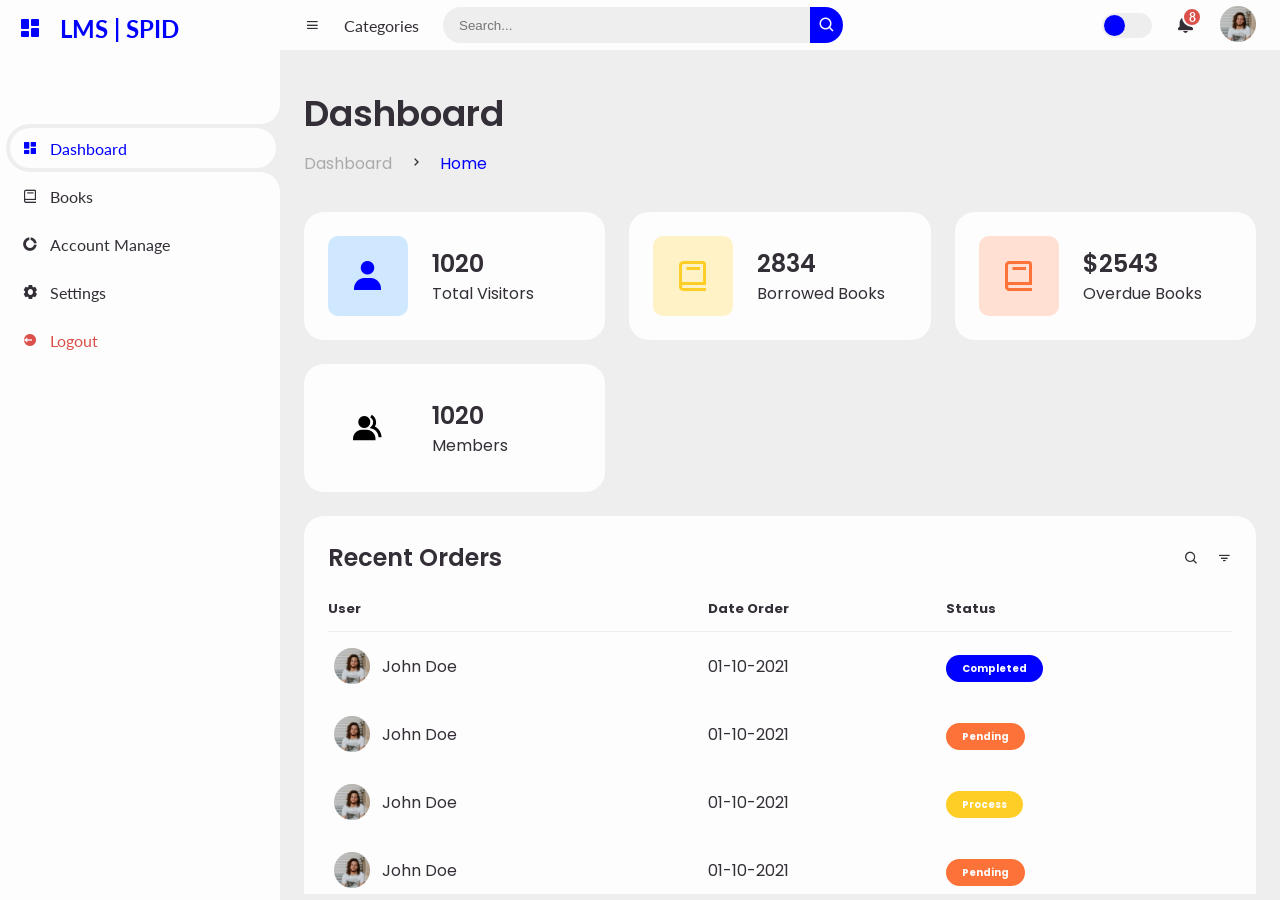
<file: index.html>
<!DOCTYPE html>
<html lang="en">
<head>
	<meta charset="UTF-8">
	<meta name="viewport" content="width=device-width, initial-scale=1.0">

	<!-- Boxicons -->
	<link href='https://unpkg.com/boxicons@2.0.9/css/boxicons.min.css' rel='stylesheet'>
	<!-- My CSS -->
	<link rel="stylesheet" href="style.css">

	<title>Library Management System|Southern Province Irrigation Department</title>
</head>
<body>


	<!-- SIDEBAR -->
	<section id="sidebar">
		<a href="#" class="brand">
			<i class='bx bxs-dashboard' ></i>
			<span class="text">LMS | SPID</span>
		</a>
		<ul class="side-menu top">
			<li class="active">
				<a href="index.html">
					<i class='bx bxs-dashboard' ></i>
					<span class="text">Dashboard</span>
				</a>
			</li>
			<li>
				<a href="books.html">
					<i class='bx bx-book' ></i>
					<span class="text">Books</span>
				</a>
			</li>
			<li>
				<a href="user_manage.html">
					<i class='bx bxs-doughnut-chart' ></i>
					<span class="text">Account Manage</span>
				</a>
			</li>
			
			<li>
				<a href="settings.html">
					<i class='bx bxs-cog' ></i>
					<span class="text">Settings</span>
				</a>
			</li>
			<li>
				<a href="homepage.html" class="logout">
					<i class='bx bxs-log-out-circle' ></i>
					<span class="text">Logout</span>
				</a>
			</li>
		</ul>
	</section>
	<!-- SIDEBAR -->



	<!-- CONTENT -->
	<section id="content">
		<!-- NAVBAR -->
		<nav>
			<i class='bx bx-menu' ></i>
			<a href="#" class="nav-link">Categories</a>
			<form action="#">
				<div class="form-input">
					<input type="search" placeholder="Search...">
					<button type="submit" class="search-btn"><i class='bx bx-search' ></i></button>
				</div>
			</form>
			<input type="checkbox" id="switch-mode" hidden>
			<label for="switch-mode" class="switch-mode"></label>
			<a href="#" class="notification">
				<i class='bx bxs-bell' ></i>
				<span class="num">8</span>
			</a>
			<a href="#" class="profile">
				<img src="img/people.png">
			</a>
		</nav>
		<!-- NAVBAR -->

		<!-- MAIN -->
		<main>
			<div class="head-title">
				<div class="left">
					<h1>Dashboard</h1>
					<ul class="breadcrumb">
						<li>
							<a href="#">Dashboard</a>
						</li>
						<li><i class='bx bx-chevron-right' ></i></li>
						<li>
							<a class="active" href="#">Home</a>
						</li>
					</ul>
				</div>
			</div>

			<ul class="box-info">
				<li>
					<i class='bx bxs-user' ></i>
					<span class="text">
						<h3>1020</h3>
						<p>Total Visitors</p>
					</span>
				</li>
				<li>
					<i class='bx bx-book' ></i>
					<span class="text">
						<h3>2834</h3>
						<p>Borrowed Books</p>
					</span>
				</li>
				<li>
					<i class='bx bx-book' ></i>
					<span class="text">
						<h3>$2543</h3>
						<p>Overdue Books</p>
					</span>
				</li>
				<li>
					<i class='bx bxs-group' ></i>
					<span class="text">
						<h3>1020</h3>
						<p>Members</p>
					</span>
				</li>
			</ul>


			<div class="table-data">
				<div class="order">
					<div class="head">
						<h3>Recent Orders</h3>
						<i class='bx bx-search' ></i>
						<i class='bx bx-filter' ></i>
					</div>
					<table>
						<thead>
							<tr>
								<th>User</th>
								<th>Date Order</th>
								<th>Status</th>
							</tr>
						</thead>
						<tbody>
							<tr>
								<td>
									<img src="img/people.png">
									<p>John Doe</p>
								</td>
								<td>01-10-2021</td>
								<td><span class="status completed">Completed</span></td>
							</tr>
							<tr>
								<td>
									<img src="img/people.png">
									<p>John Doe</p>
								</td>
								<td>01-10-2021</td>
								<td><span class="status pending">Pending</span></td>
							</tr>
							<tr>
								<td>
									<img src="img/people.png">
									<p>John Doe</p>
								</td>
								<td>01-10-2021</td>
								<td><span class="status process">Process</span></td>
							</tr>
							<tr>
								<td>
									<img src="img/people.png">
									<p>John Doe</p>
								</td>
								<td>01-10-2021</td>
								<td><span class="status pending">Pending</span></td>
							</tr>
							<tr>
								<td>
									<img src="img/people.png">
									<p>John Doe</p>
								</td>
								<td>01-10-2021</td>
								<td><span class="status completed">Completed</span></td>
							</tr>
						</tbody>
					</table>
				</div>
		</main>
		<!-- MAIN -->
	</section>
	<!-- CONTENT -->
	

	<script src="script.js"></script>
</body>
</html>
</file>
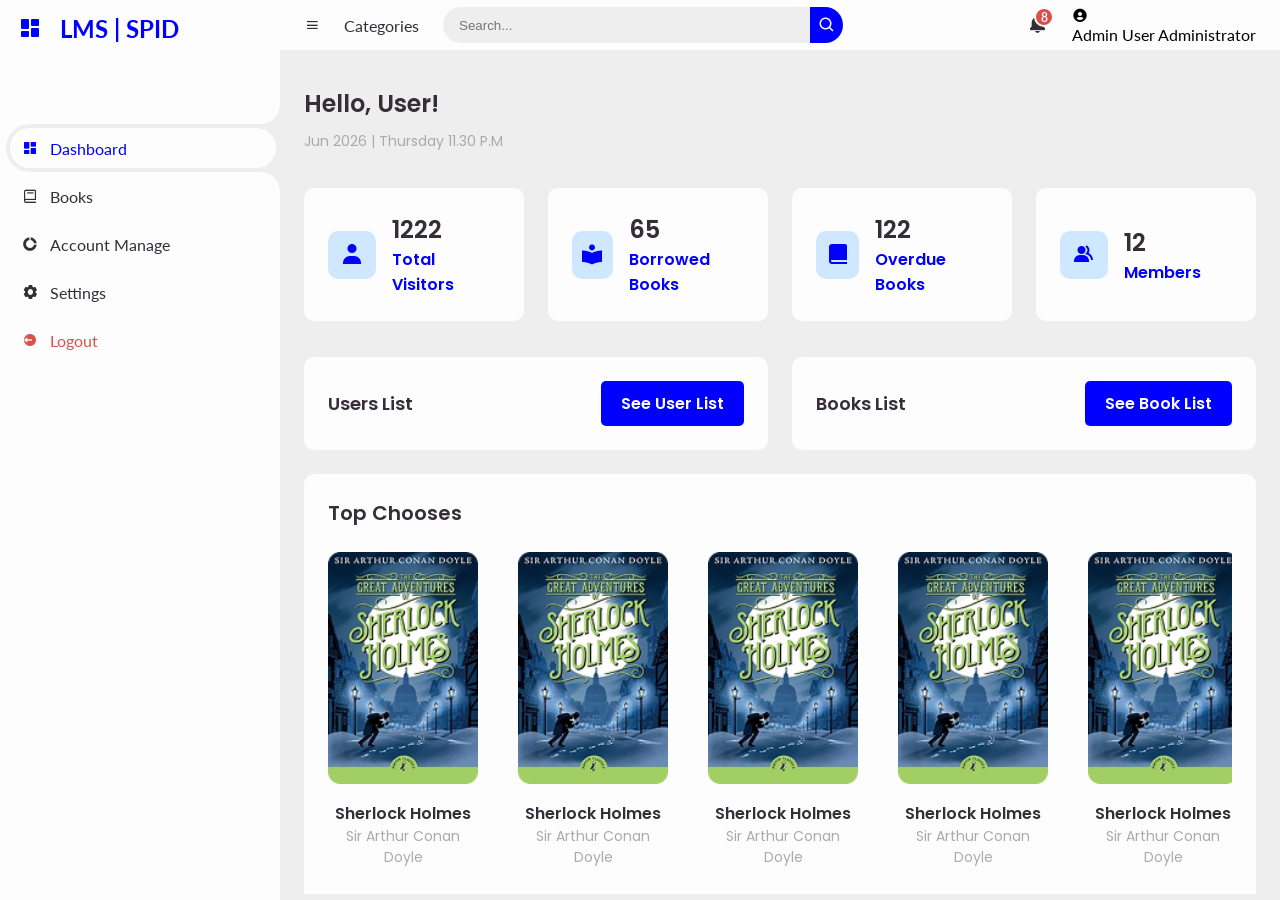
<file: Admin Dashborad/index.html>
<!DOCTYPE html>
<html lang="en">
<head>
	<meta charset="UTF-8">
	<meta name="viewport" content="width=device-width, initial-scale=1.0">

	<!-- Boxicons -->
	<link href='https://unpkg.com/boxicons@2.0.9/css/boxicons.min.css' rel='stylesheet'>
	<!-- My CSS -->
	<link rel="stylesheet" href="style.css">

	<title>Library Management System|Southern Province Irrigation Department</title>
</head>
<body>


	<!-- SIDEBAR -->
	<section id="sidebar">
		<a href="#" class="brand">
			<i class='bx bxs-dashboard' ></i>
			<span class="text">LMS | SPID</span>
		</a>
		<ul class="side-menu top">
			<li class="active">
				<a href="index.html">
					<i class='bx bxs-dashboard' ></i>
					<span class="text">Dashboard</span>
				</a>
			</li>
			<li>
				<a href="books.html">
					<i class='bx bx-book' ></i>
					<span class="text">Books</span>
				</a>
			</li>
			<li>
				<a href="user_manage.html">
					<i class='bx bxs-doughnut-chart' ></i>
					<span class="text">Account Manage</span>
				</a>
			</li>
			
			<li>
				<a href="settings.html">
					<i class='bx bxs-cog' ></i>
					<span class="text">Settings</span>
				</a>
			</li>
			<li>
				<a href="homepage.html" class="logout">
					<i class='bx bxs-log-out-circle' ></i>
					<span class="text">Logout</span>
				</a>
			</li>
		</ul>
	</section>
	<!-- SIDEBAR -->



	<!-- CONTENT -->
	<section id="content">
		<!-- NAVBAR -->
		<nav>
			<i class='bx bx-menu' ></i>
			<a href="#" class="nav-link">Categories</a>
			<form action="#">
				<div class="form-input">
					<input type="search" placeholder="Search...">
					<button type="submit" class="search-btn"><i class='bx bx-search' ></i></button>
				</div>
			</form>
			<a href="#" class="notification">
				<i class='bx bxs-bell' ></i>
				<span class="num">8</span>
			</a>
			<div class="profile">
				<i class='bx bxs-user-circle'></i>
				<div class="profile-details">
					<span class="admin-name">Admin User</span>
					<span class="admin-role">Administrator</span>
				</div>
			</div>
		</nav>
		<!-- NAVBAR -->

	<!-- MAIN -->
		<main>
			<div class="head-title">
				<div class="left">
					<h2>Hello, User!</h2>
					<p>Jun 2026 | Thursday 11.30 P.M</p>
				</div>
			</div>

			<ul class="box-info">
				<li>
					<i class='bx bxs-user'></i>
					<span class="text">
						<h3>1222</h3>
						<p>Total Visitors</p>
					</span>
				</li>
				<li>
					<i class='bx bxs-book-reader'></i>
					<span class="text">
						<h3>65</h3>
						<p>Borrowed Books</p>
					</span>
				</li>
				<li>
					<i class='bx bxs-book-alt'></i>
					<span class="text">
						<h3>122</h3>
						<p>Overdue Books</p>
					</span>
				</li>
				<li>
					<i class='bx bxs-group'></i>
					<span class="text">
						<h3>12</h3>
						<p>Members</p>
					</span>
				</li>
			</ul>

			<div class="list-container">
				<div class="list-card">
					<h3>Users List</h3>
					<a href="UserList.html" class="btn-add">See User List</a>
				</div>
				<div class="list-card">
					<h3>Books List</h3>
					<a href="BookList.html" class="btn-add">See Book List</a>
				</div>
			</div>

			<div class="table-data">
				<div class="order">
					<div class="head">
						<h3>Top Chooses</h3>
					</div>
					<div class="book-grid">
						<div class="book-card">
							<img src="img/book1.png" alt="Book Cover">
							<p class="book-title">Sherlock Holmes</p>
							<p class="book-author">Sir Arthur Conan Doyle</p>
						</div>
						<div class="book-card">
							<img src="img/book1.png" alt="Book Cover">
							<p class="book-title">Sherlock Holmes</p>
							<p class="book-author">Sir Arthur Conan Doyle</p>
						</div>
												<div class="book-card">
							<img src="img/book1.png" alt="Book Cover">
							<p class="book-title">Sherlock Holmes</p>
							<p class="book-author">Sir Arthur Conan Doyle</p>
						</div>
						<div class="book-card">
							<img src="img/book1.png" alt="Book Cover">
							<p class="book-title">Sherlock Holmes</p>
							<p class="book-author">Sir Arthur Conan Doyle</p>
						</div>
						<div class="book-card">
							<img src="img/book1.png" alt="Book Cover">
							<p class="book-title">Sherlock Holmes</p>
							<p class="book-author">Sir Arthur Conan Doyle</p>
						</div>
						<div class="book-card">
							<img src="img/book1.png" alt="Book Cover">
							<p class="book-title">Sherlock Holmes</p>
							<p class="book-author">Sir Arthur Conan Doyle</p>
						</div>
						<div class="book-card">
							<img src="img/book1.png" alt="Book Cover">
							<p class="book-title">Sherlock Holmes</p>
							<p class="book-author">Sir Arthur Conan Doyle</p>
						</div>
						<div class="book-card">
							<img src="img/book1.png" alt="Book Cover">
							<p class="book-title">Sherlock Holmes</p>
							<p class="book-author">Sir Arthur Conan Doyle</p>
						</div>
					</div>
				</div>
			</div>
		</main>
		<!-- MAIN -->
	</section>
	<!-- CONTENT -->
	

	<script src="script.js"></script>
</body>
</html>
</file>
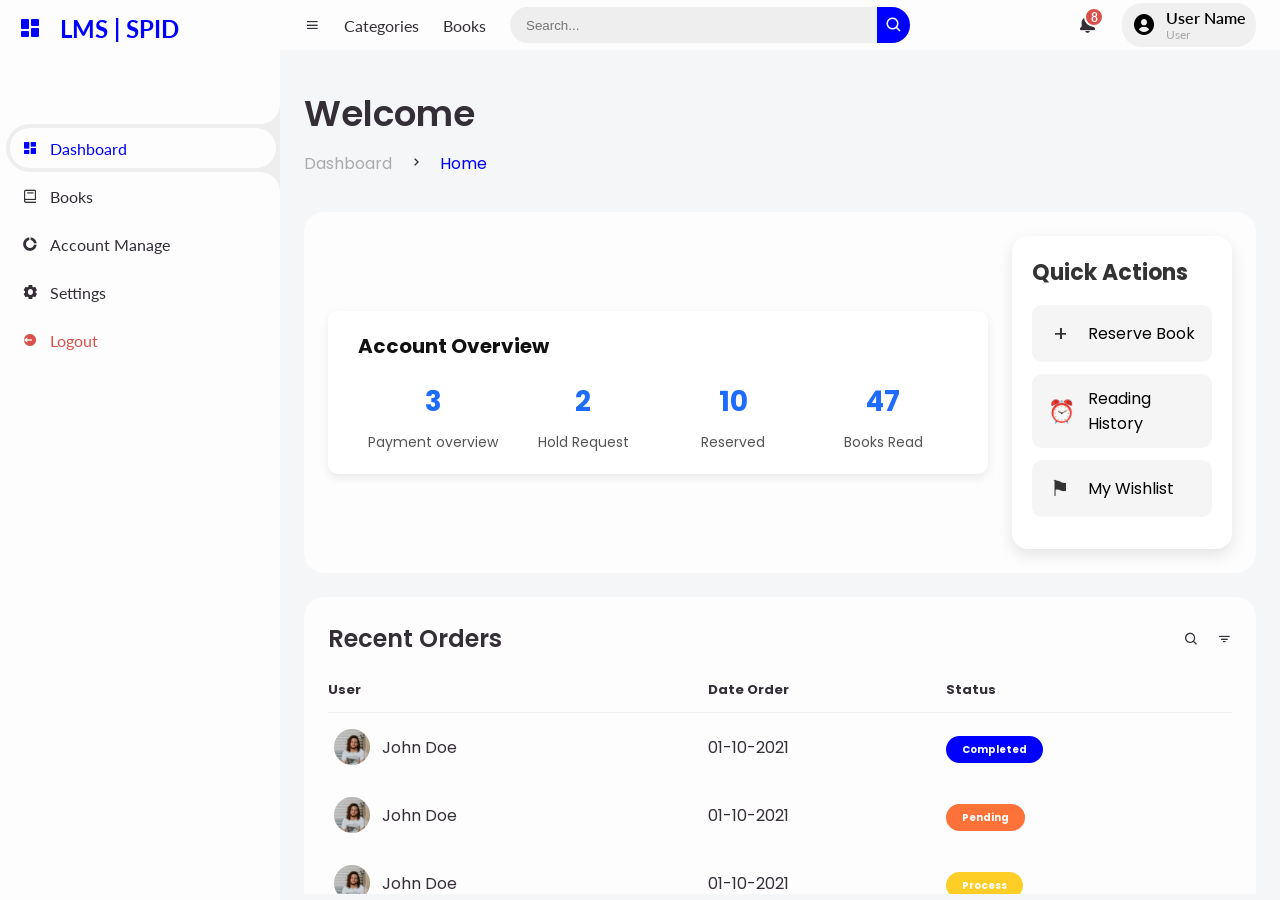
<file: User Dashboard/index.html>
<!DOCTYPE html>
<html lang="en">
<head>
	<meta charset="UTF-8">
	<meta name="viewport" content="width=device-width, initial-scale=1.0">

	<!-- Boxicons -->
	<link href='https://unpkg.com/boxicons@2.0.9/css/boxicons.min.css' rel='stylesheet'>
	<!-- My CSS -->
	<link rel="stylesheet" href="style.css">
	<link rel="stylesheet" href="userdashboard.css">

	<title>Library Management System|Southern Province Irrigation Department</title>
</head>
<body>


	<!-- SIDEBAR -->
	<section id="sidebar">
		<a href="#" class="brand">
			<i class='bx bxs-dashboard' ></i>
			<span class="text">LMS | SPID</span>
		</a>
		<ul class="side-menu top">
			<li class="active">
				<a href="index.html">
					<i class='bx bxs-dashboard' ></i>
					<span class="text">Dashboard</span>
				</a>
			</li>
			<li>
				<a href="books.html">
					<i class='bx bx-book' ></i>
					<span class="text">Books</span>
				</a>
			</li>
			<li>
				<a href="user_manage.html">
					<i class='bx bxs-doughnut-chart' ></i>
					<span class="text">Account Manage</span>
				</a>
			</li>
			
			<li>
				<a href="settings.html">
					<i class='bx bxs-cog' ></i>
					<span class="text">Settings</span>
				</a>
			</li>
			<li>
				<a href="homepage.html" class="logout">
					<i class='bx bxs-log-out-circle' ></i>
					<span class="text">Logout</span>
				</a>
			</li>
		</ul>
	</section>
	<!-- SIDEBAR -->



	<!-- CONTENT -->
	<section id="content">
		<!-- NAVBAR -->
		<nav>
			<i class='bx bx-menu' ></i>

			<a href="#" class="nav-link">Categories</a>
			<a href="#" class="nav-link">Books</a>
			<form action="#">
				<div class="form-input">
					<input type="search" placeholder="Search...">
					<button type="submit" class="search-btn"><i class='bx bx-search' ></i></button>
				</div>
			</form>
			<a href="#" class="notification">
				<i class='bx bxs-bell' ></i>
				<span class="num">8</span>
			</a>
			<div class="profile">
				<i class='bx bxs-user-circle'></i>
				<div class="profile-details">
		            <span class="user-name">User Name</span>
					<span class="user-role">User</span>
				</div>
			</div>
		</nav>
		<!-- NAVBAR -->

		<!-- MAIN -->
		<main>
			<div class="head-title">
				<div class="left">
					<h1>Welcome</h1>
					<ul class="breadcrumb">
						<li>
							<a href="#">Dashboard</a>
						</li>
						<li><i class='bx bx-chevron-right' ></i></li>
						<li>
							<a class="active" href="#">Home</a>
						</li>
					</ul>
				</div>
			</div>

			<ul class="box-info">
				<li>
					<!--<i class='bx bxs-user' ></i>
					<span class="text">
						<h3>1020</h3>
						<p>Total Visitors</p>
					</span>
				</li>
				<li>
					<i class='bx bx-book' ></i>
					<span class="text">
						<h3>2834</h3>
						<p>Borrowed Books</p>
					</span>
				</li>
				<li>
					<i class='bx bx-book' ></i>
					<span class="text">
						<h3>$2543</h3>
						<p>Overdue Books</p>
					</span>
				</li>
				<li>
					<i class='bx bxs-group' ></i>
					<span class="text">
						<h3>1020</h3>
						<p>Members</p>
					</span>-->



<div class="overview-card">
    <h2>Account Overview</h2>

    <div class="stats">
        <div class="stat">
            <span class="number">3</span>
            <span class="label">Payment overview</span>
        </div>

        <div class="stat">
            <span class="number">2</span>
            <span class="label">Hold Request</span>
        </div>

        <div class="stat">
            <span class="number">10</span>
            <span class="label">Reserved</span>
        </div>

        <div class="stat">
            <span class="number">47</span>
            <span class="label">Books Read</span>
        </div>
    </div>
</div>


<div class="quick-actions">
    <h2>Quick Actions</h2>

    <div class="action">
        <span class="icon">+</span>
        <span class="text">Reserve Book</span>
    </div>

    <div class="action">
        <span class="icon">⏰</span>
        <span class="text">Reading History</span>
    </div>

    <div class="action">
        <span class="icon">⚑</span>
        <span class="text">My Wishlist</span>
    </div>
</div>
				</li>
			</ul>


			<div class="table-data">
				<div class="order">
					<div class="head">
						<h3>Recent Orders</h3>
						<i class='bx bx-search' ></i>
						<i class='bx bx-filter' ></i>
					</div>
					<table>
						<thead>
							<tr>
								<th>User</th>
								<th>Date Order</th>
								<th>Status</th>
							</tr>
						</thead>
						<tbody>
							<tr>
								<td>
									<img src="img/people.png">
									<p>John Doe</p>
								</td>
								<td>01-10-2021</td>
								<td><span class="status completed">Completed</span></td>
							</tr>
							<tr>
								<td>
									<img src="img/people.png">
									<p>John Doe</p>
								</td>
								<td>01-10-2021</td>
								<td><span class="status pending">Pending</span></td>
							</tr>
							<tr>
								<td>
									<img src="img/people.png">
									<p>John Doe</p>
								</td>
								<td>01-10-2021</td>
								<td><span class="status process">Process</span></td>
							</tr>
							<tr>
								<td>
									<img src="img/people.png">
									<p>John Doe</p>
								</td>
								<td>01-10-2021</td>
								<td><span class="status pending">Pending</span></td>
							</tr>
							<tr>
								<td>
									<img src="img/people.png">
									<p>John Doe</p>
								</td>
								<td>01-10-2021</td>
								<td><span class="status completed">Completed</span></td>
							</tr>
						</tbody>
					</table>
				</div>
		</main>
		<!-- MAIN -->
	</section>
	<!-- CONTENT -->
	

	<script src="script.js"></script>
</body>
</html>
</file>
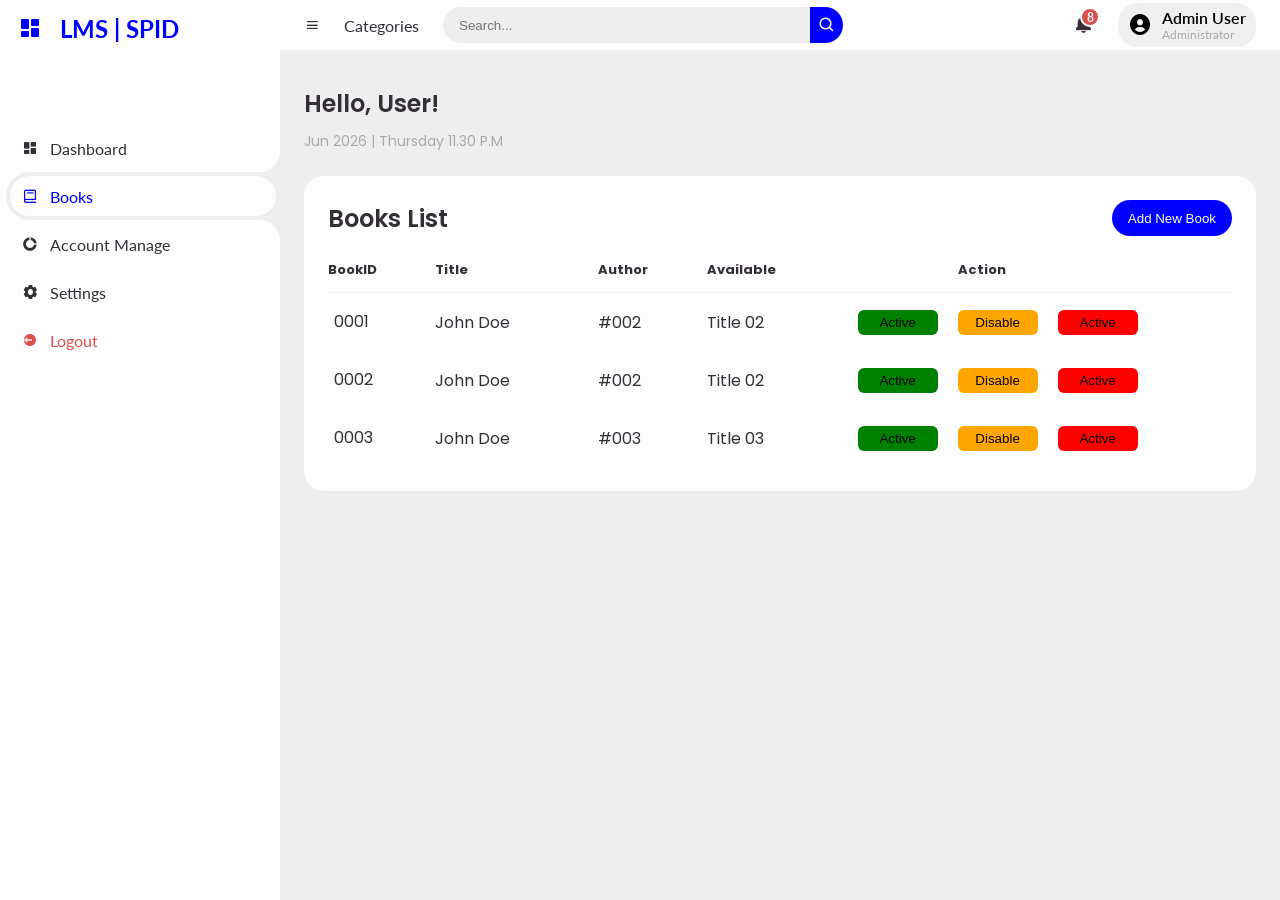
<file: Admin Dashborad/BookList.html>
<!DOCTYPE html>
<html lang="en">
<head>
	<meta charset="UTF-8">
	<meta name="viewport" content="width=device-width, initial-scale=1.0">

	<!-- Boxicons -->
	<link href='https://unpkg.com/boxicons@2.0.9/css/boxicons.min.css' rel='stylesheet'>
	<!-- My CSS -->
	<link rel="stylesheet" href="book.css">


	<title>Library Management System|Southern Province Irrigation Department</title>
</head>
<body>


	<!-- SIDEBAR -->
	<section id="sidebar">
		<a href="#" class="brand">
			<i class='bx bxs-dashboard' ></i>
			<span class="text">LMS | SPID</span>
		</a>
		<ul class="side-menu top">
			<li>
				<a href="index.html">
					<i class='bx bxs-dashboard' ></i>
					<span class="text">Dashboard</span>
				</a>
			</li>
			<li class="active">
				<a href="books.html">
					<i class='bx bx-book' ></i>
					<span class="text">Books</span>
				</a>
			</li>
			<li>
				<a href="user_manage.html">
					<i class='bx bxs-doughnut-chart' ></i>
					<span class="text">Account Manage</span>
				</a>
			</li>
			
			<li>
				<a href="settings.html">
					<i class='bx bxs-cog' ></i>
					<span class="text">Settings</span>
				</a>
			</li>
			<li>
				<a href="homepage.html" class="logout">
					<i class='bx bxs-log-out-circle' ></i>
					<span class="text">Logout</span>
				</a>
			</li>
		</ul>
	</section>
	<!-- SIDEBAR -->



	<!-- CONTENT -->
	<section id="content">
		<!-- NAVBAR -->
		<nav>
			<i class='bx bx-menu' ></i>
			<a href="#" class="nav-link">Categories</a>
			<form action="#">
				<div class="form-input">
					<input type="search" placeholder="Search...">
					<button type="submit" class="search-btn"><i class='bx bx-search' ></i></button>
				</div>
			</form>
			<a href="#" class="notification">
				<i class='bx bxs-bell' ></i>
				<span class="num">8</span>
			</a>
			<div class="profile">
				<i class='bx bxs-user-circle'></i>
				<div class="profile-details">
					<span class="admin-name">Admin User</span>
					<span class="admin-role">Administrator</span>
				</div>
			</div>
		</nav>
		<!-- NAVBAR -->

		<!-- MAIN -->
		<main>
			<div class="head-title">
				<div class="left">
					<h2>Hello, User!</h2>
					<p>Jun 2026 | Thursday 11.30 P.M</p>
				</div>
			</div>

			<div class="table-data">
				<div class="order">
					<div class="head">
						<h3>Books List</h3>
                        <button class="btnn">Add New Book</button>
					</div>
					<table>
						<thead>
							<tr>
								<th>BookID</th>
								<th>Title</th>
								<th>Author</th>
								<th>Available</th>
                                <th></th>
								<th colspan="2" class="Ac">Action</th>
							</tr>
						</thead>
						<tbody>
							<tr>
								<td>0001</td>
								<td><p>John Doe</p></td>
								<td>#002</td>
								<td>Title 02</td>
								<td class="tdb"><button class="b1">Active</button></td>
								<td class="tdb"><button class="b2">Disable</button></td>
								<td><button class="b3">Active</button></td>
							</tr>
                            <tr>
								<td>0002</td>
								<td><p>John Doe</p></td>
								<td>#002</td>
								<td>Title 02</td>
								<td class="tdb"><button class="b1">Active</button></td>
								<td class="tdb"><button class="b2">Disable</button></td>
								<td><button class="b3">Active</button></td>
							</tr>
                            <tr>
								<td>0003</td>
								<td><p>John Doe</p></td>
								<td>#003</td>
								<td>Title 03</td>
								<td class="tdb"><button class="b1">Active</button></td>
								<td class="tdb"><button class="b2">Disable</button></td>
								<td><button class="b3">Active</button></td>
							</tr>
							
						</tbody>
					</table>
				</div>
			</div>
		</main>
		<!-- MAIN -->
	</section>
	<!-- CONTENT -->
	

	<script src="script.js"></script>
</body>
</html>
</file>
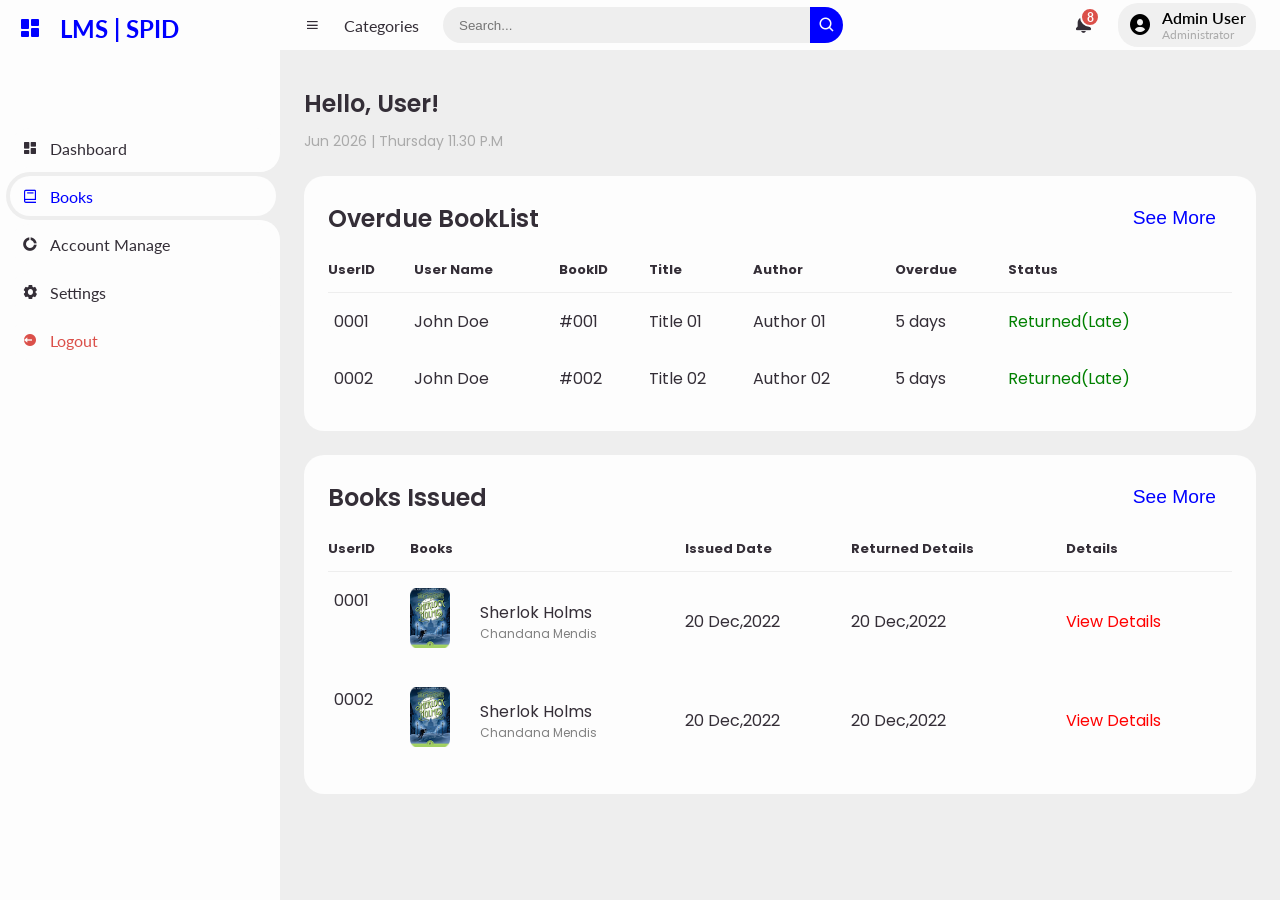
<file: Admin Dashborad/books.html>
<!DOCTYPE html>
<html lang="en">
<head>
	<meta charset="UTF-8">
	<meta name="viewport" content="width=device-width, initial-scale=1.0">

	<!-- Boxicons -->
	<link href='https://unpkg.com/boxicons@2.0.9/css/boxicons.min.css' rel='stylesheet'>
	<!-- My CSS -->
	<link rel="stylesheet" href="book.css">


	<title>Library Management System|Southern Province Irrigation Department</title>
</head>
<body>


	<!-- SIDEBAR -->
	<section id="sidebar">
		<a href="#" class="brand">
			<i class='bx bxs-dashboard' ></i>
			<span class="text">LMS | SPID</span>
		</a>
		<ul class="side-menu top">
			<li>
				<a href="index.html">
					<i class='bx bxs-dashboard' ></i>
					<span class="text">Dashboard</span>
				</a>
			</li>
			<li class="active">
				<a href="books.html">
					<i class='bx bx-book' ></i>
					<span class="text">Books</span>
				</a>
			</li>
			<li>
				<a href="user_manage.html">
					<i class='bx bxs-doughnut-chart' ></i>
					<span class="text">Account Manage</span>
				</a>
			</li>
			
			<li>
				<a href="settings.html">
					<i class='bx bxs-cog' ></i>
					<span class="text">Settings</span>
				</a>
			</li>
			<li>
				<a href="homepage.html" class="logout">
					<i class='bx bxs-log-out-circle' ></i>
					<span class="text">Logout</span>
				</a>
			</li>
		</ul>
	</section>
	<!-- SIDEBAR -->



	<!-- CONTENT -->
	<section id="content">
		<!-- NAVBAR -->
		<nav>
			<i class='bx bx-menu' ></i>
			<a href="#" class="nav-link">Categories</a>
			<form action="#">
				<div class="form-input">
					<input type="search" placeholder="Search...">
					<button type="submit" class="search-btn"><i class='bx bx-search' ></i></button>
				</div>
			</form>
			<a href="#" class="notification">
				<i class='bx bxs-bell' ></i>
				<span class="num">8</span>
			</a>
			<div class="profile">
				<i class='bx bxs-user-circle'></i>
				<div class="profile-details">
					<span class="admin-name">Admin User</span>
					<span class="admin-role">Administrator</span>
				</div>
			</div>
		</nav>
		<!-- NAVBAR -->

		<!-- MAIN -->
		<main>
			<div class="head-title">
				<div class="left">
					<h2>Hello, User!</h2>
					<p>Jun 2026 | Thursday 11.30 P.M</p>
				</div>
			</div>

			<div class="table-data">
				<div class="order">
					<div class="head">
						<h3>Overdue BookList</h3>
						 <button class="btnn-book">See More</button>
					</div>
					<table>
						<thead>
							<tr>
								<th>UserID</th>
								<th>User Name</th>
								<th>BookID</th>
								<th>Title</th>
								<th>Author</th>
								<th>Overdue</th>
								<th>Status</th>
							</tr>
						</thead>
						<tbody>
							<tr>
								<td>0001</td>
								<td>
									<p>John Doe</p>
								</td>
								<td>#001</td>
								<td>Title 01</td>
								<td>Author 01</td>
								<td>5 days</td>
								<td class="status">Returned(Late)</td>
							</tr>
							<tr>
								<td>0002</td>
								<td>
									<p>John Doe</p>
								</td>
								<td>#002</td>
								<td>Title 02</td>
								<td>Author 02</td>
								<td>5 days</td>
								<td class="status">Returned(Late)</td>
							</tr>
							
						</tbody>
					</table>
				</div>
			</div>

			<div class="table-data">
				<div class="order">
					<div class="head">
						<h3>Books Issued</h3>
						<button class="btnn-book">See More</button>
					</div>
					<table>
						<thead>
							<tr>
								<th>UserID</th>
								<th colspan="2">Books</th>
								<th>Issued Date</th>
								<th>Returned Details</th>
								<th>Details</th>
							</tr>
						</thead>
						<tbody>
							<tr>
								<td>0001</td>
								<td class="b_image">
									<img class="bookImage" src="img/9780241736548 1.png" >
									
								</td>
								<td>
									Sherlok Holms<br>
									<p class="writer">Chandana Mendis</p></td>
								<td>20 Dec,2022</td>
								<td>20 Dec,2022</td>
								<td><span class="completed">View Details</span></td>
							</tr>
							<tr>
								<td>0002</td>
								<td class="b_image">
									<img class="bookImage" src="img/9780241736548 1.png" >
									
								</td>
								<td>
									Sherlok Holms<br>
									<p class="writer">Chandana Mendis</p></td>
								<td>20 Dec,2022</td>
								<td>20 Dec,2022</td>
								<td><span class="completed">View Details</span></td>
							</tr>
							
						</tbody>
					</table>
				</div>
			</div>
		</main>
		<!-- MAIN -->
	</section>
	<!-- CONTENT -->
	

	<script src="script.js"></script>
</body>
</html>
</file>
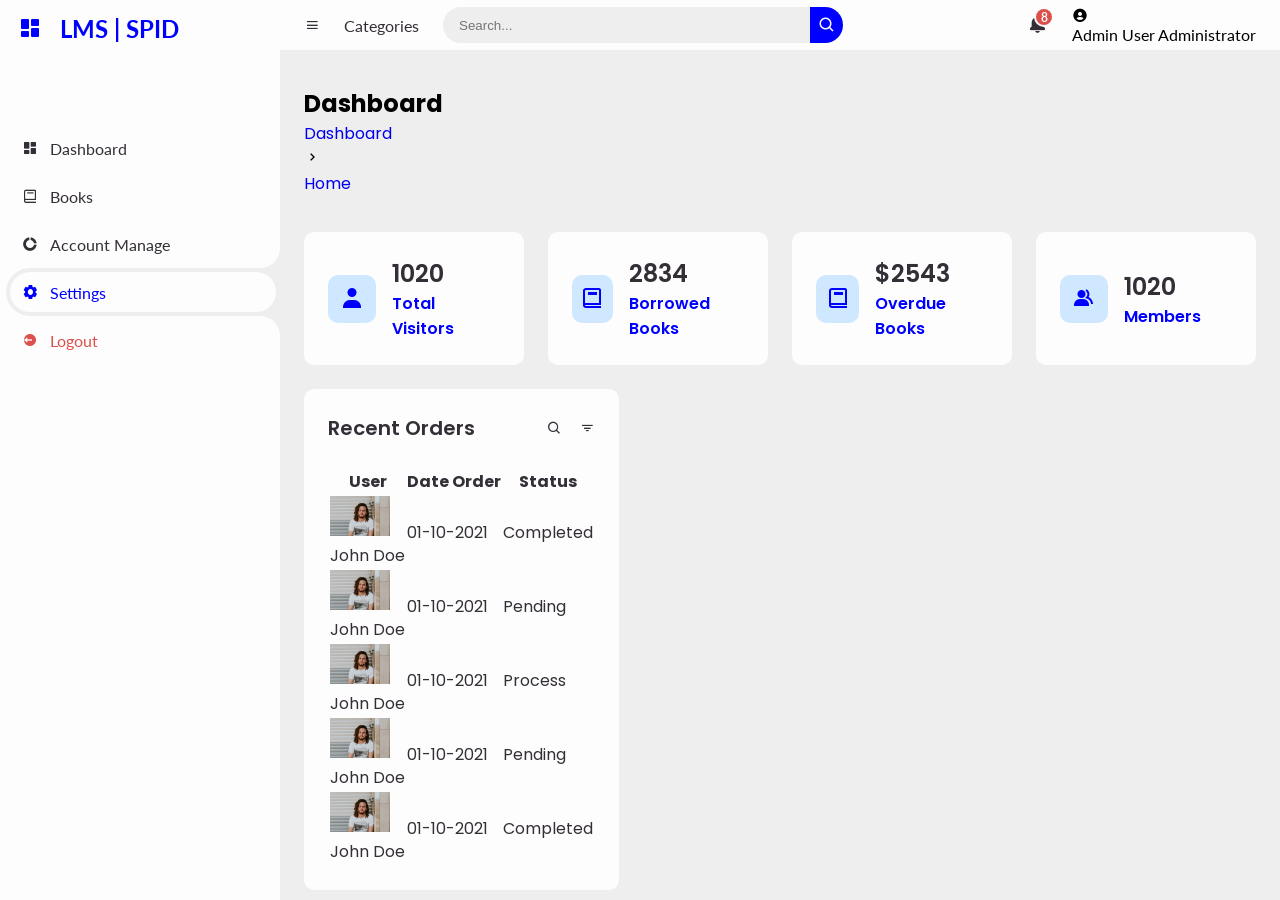
<file: Admin Dashborad/settings.html>
<!DOCTYPE html>
<html lang="en">
<head>
	<meta charset="UTF-8">
	<meta name="viewport" content="width=device-width, initial-scale=1.0">

	<!-- Boxicons -->
	<link href='https://unpkg.com/boxicons@2.0.9/css/boxicons.min.css' rel='stylesheet'>
	<!-- My CSS -->
	<link rel="stylesheet" href="style.css">

	<title>Library Management System|Southern Province Irrigation Department</title>
</head>
<body>


	<!-- SIDEBAR -->
	<section id="sidebar">
		<a href="#" class="brand">
			<i class='bx bxs-dashboard' ></i>
			<span class="text">LMS | SPID</span>
		</a>
		<ul class="side-menu top">
			<li>
				<a href="index.html">
					<i class='bx bxs-dashboard' ></i>
					<span class="text">Dashboard</span>
				</a>
			</li>
			<li>
				<a href="books.html">
					<i class='bx bx-book' ></i>
					<span class="text">Books</span>
				</a>
			</li>
			<li>
				<a href="user_manage.html">
					<i class='bx bxs-doughnut-chart' ></i>
					<span class="text">Account Manage</span>
				</a>
			</li>
			
			<li class="active">
				<a href="settings.html">
					<i class='bx bxs-cog' ></i>
					<span class="text">Settings</span>
				</a>
			</li>
			<li>
				<a href="homepage.html" class="logout">
					<i class='bx bxs-log-out-circle' ></i>
					<span class="text">Logout</span>
				</a>
			</li>
		</ul>
	</section>
	<!-- SIDEBAR -->



	<!-- CONTENT -->
	<section id="content">
		<!-- NAVBAR -->
		<nav>
			<i class='bx bx-menu' ></i>
			<a href="#" class="nav-link">Categories</a>
			<form action="#">
				<div class="form-input">
					<input type="search" placeholder="Search...">
					<button type="submit" class="search-btn"><i class='bx bx-search' ></i></button>
				</div>
			</form>
			<a href="#" class="notification">
				<i class='bx bxs-bell' ></i>
				<span class="num">8</span>
			</a>
			<div class="profile">
				<i class='bx bxs-user-circle'></i>
				<div class="profile-details">
					<span class="admin-name">Admin User</span>
					<span class="admin-role">Administrator</span>
				</div>
			</div>
		</nav>
		<!-- NAVBAR -->

		<!-- MAIN -->
		<main>
			<div class="head-title">
				<div class="left">
					<h1>Dashboard</h1>
					<ul class="breadcrumb">
						<li>
							<a href="#">Dashboard</a>
						</li>
						<li><i class='bx bx-chevron-right' ></i></li>
						<li>
							<a class="active" href="#">Home</a>
						</li>
					</ul>
				</div>
			</div>

			<ul class="box-info">
				<li>
					<i class='bx bxs-user' ></i>
					<span class="text">
						<h3>1020</h3>
						<p>Total Visitors</p>
					</span>
				</li>
				<li>
					<i class='bx bx-book' ></i>
					<span class="text">
						<h3>2834</h3>
						<p>Borrowed Books</p>
					</span>
				</li>
				<li>
					<i class='bx bx-book' ></i>
					<span class="text">
						<h3>$2543</h3>
						<p>Overdue Books</p>
					</span>
				</li>
				<li>
					<i class='bx bxs-group' ></i>
					<span class="text">
						<h3>1020</h3>
						<p>Members</p>
					</span>
				</li>
			</ul>


			<div class="table-data">
				<div class="order">
					<div class="head">
						<h3>Recent Orders</h3>
						<i class='bx bx-search' ></i>
						<i class='bx bx-filter' ></i>
					</div>
					<table>
						<thead>
							<tr>
								<th>User</th>
								<th>Date Order</th>
								<th>Status</th>
							</tr>
						</thead>
						<tbody>
							<tr>
								<td>
									<img src="img/people.png">
									<p>John Doe</p>
								</td>
								<td>01-10-2021</td>
								<td><span class="status completed">Completed</span></td>
							</tr>
							<tr>
								<td>
									<img src="img/people.png">
									<p>John Doe</p>
								</td>
								<td>01-10-2021</td>
								<td><span class="status pending">Pending</span></td>
							</tr>
							<tr>
								<td>
									<img src="img/people.png">
									<p>John Doe</p>
								</td>
								<td>01-10-2021</td>
								<td><span class="status process">Process</span></td>
							</tr>
							<tr>
								<td>
									<img src="img/people.png">
									<p>John Doe</p>
								</td>
								<td>01-10-2021</td>
								<td><span class="status pending">Pending</span></td>
							</tr>
							<tr>
								<td>
									<img src="img/people.png">
									<p>John Doe</p>
								</td>
								<td>01-10-2021</td>
								<td><span class="status completed">Completed</span></td>
							</tr>
						</tbody>
					</table>
				</div>
		</main>
		<!-- MAIN -->
	</section>
	<!-- CONTENT -->
	

	<script src="script.js"></script>
</body>
</html>
</file>
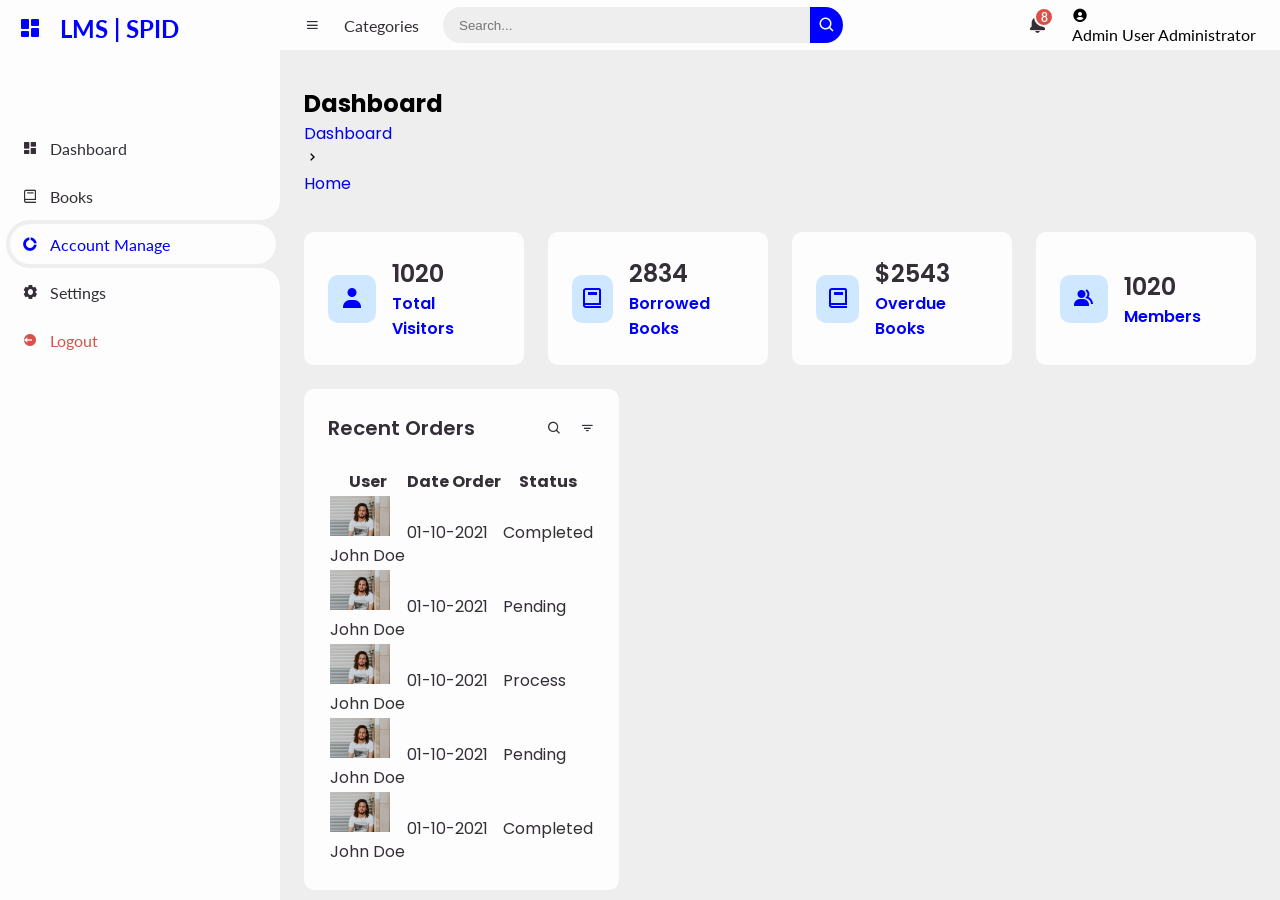
<file: Admin Dashborad/user_manage.html>
<!DOCTYPE html>
<html lang="en">
<head>
	<meta charset="UTF-8">
	<meta name="viewport" content="width=device-width, initial-scale=1.0">

	<!-- Boxicons -->
	<link href='https://unpkg.com/boxicons@2.0.9/css/boxicons.min.css' rel='stylesheet'>
	<!-- My CSS -->
	<link rel="stylesheet" href="style.css">

	<title>Library Management System|Southern Province Irrigation Department</title>
</head>
<body>


	<!-- SIDEBAR -->
	<section id="sidebar">
		<a href="#" class="brand">
			<i class='bx bxs-dashboard' ></i>
			<span class="text">LMS | SPID</span>
		</a>
		<ul class="side-menu top">
			<li>
				<a href="index.html">
					<i class='bx bxs-dashboard' ></i>
					<span class="text">Dashboard</span>
				</a>
			</li>
			<li>
				<a href="books.html">
					<i class='bx bx-book' ></i>
					<span class="text">Books</span>
				</a>
			</li>
			<li  class="active">
				<a href="user_manage.html">
					<i class='bx bxs-doughnut-chart' ></i>
					<span class="text">Account Manage</span>
				</a>
			</li>
			
			<li>
				<a href="settings.html">
					<i class='bx bxs-cog' ></i>
					<span class="text">Settings</span>
				</a>
			</li>
			<li>
				<a href="homepage.html" class="logout">
					<i class='bx bxs-log-out-circle' ></i>
					<span class="text">Logout</span>
				</a>
			</li>
		</ul>
	</section>
	<!-- SIDEBAR -->



	<!-- CONTENT -->
	<section id="content">
		<!-- NAVBAR -->
		<nav>
			<i class='bx bx-menu' ></i>
			<a href="#" class="nav-link">Categories</a>
			<form action="#">
				<div class="form-input">
					<input type="search" placeholder="Search...">
					<button type="submit" class="search-btn"><i class='bx bx-search' ></i></button>
				</div>
			</form>
			<a href="#" class="notification">
				<i class='bx bxs-bell' ></i>
				<span class="num">8</span>
			</a>
			<div class="profile">
				<i class='bx bxs-user-circle'></i>
				<div class="profile-details">
					<span class="admin-name">Admin User</span>
					<span class="admin-role">Administrator</span>
				</div>
			</div>
		</nav>
		<!-- NAVBAR -->

		<!-- MAIN -->
		<main>
			<div class="head-title">
				<div class="left">
					<h1>Dashboard</h1>
					<ul class="breadcrumb">
						<li>
							<a href="#">Dashboard</a>
						</li>
						<li><i class='bx bx-chevron-right' ></i></li>
						<li>
							<a class="active" href="#">Home</a>
						</li>
					</ul>
				</div>
			</div>

			<ul class="box-info">
				<li>
					<i class='bx bxs-user' ></i>
					<span class="text">
						<h3>1020</h3>
						<p>Total Visitors</p>
					</span>
				</li>
				<li>
					<i class='bx bx-book' ></i>
					<span class="text">
						<h3>2834</h3>
						<p>Borrowed Books</p>
					</span>
				</li>
				<li>
					<i class='bx bx-book' ></i>
					<span class="text">
						<h3>$2543</h3>
						<p>Overdue Books</p>
					</span>
				</li>
				<li>
					<i class='bx bxs-group' ></i>
					<span class="text">
						<h3>1020</h3>
						<p>Members</p>
					</span>
				</li>
			</ul>


			<div class="table-data">
				<div class="order">
					<div class="head">
						<h3>Recent Orders</h3>
						<i class='bx bx-search' ></i>
						<i class='bx bx-filter' ></i>
					</div>
					<table>
						<thead>
							<tr>
								<th>User</th>
								<th>Date Order</th>
								<th>Status</th>
							</tr>
						</thead>
						<tbody>
							<tr>
								<td>
									<img src="img/people.png">
									<p>John Doe</p>
								</td>
								<td>01-10-2021</td>
								<td><span class="status completed">Completed</span></td>
							</tr>
							<tr>
								<td>
									<img src="img/people.png">
									<p>John Doe</p>
								</td>
								<td>01-10-2021</td>
								<td><span class="status pending">Pending</span></td>
							</tr>
							<tr>
								<td>
									<img src="img/people.png">
									<p>John Doe</p>
								</td>
								<td>01-10-2021</td>
								<td><span class="status process">Process</span></td>
							</tr>
							<tr>
								<td>
									<img src="img/people.png">
									<p>John Doe</p>
								</td>
								<td>01-10-2021</td>
								<td><span class="status pending">Pending</span></td>
							</tr>
							<tr>
								<td>
									<img src="img/people.png">
									<p>John Doe</p>
								</td>
								<td>01-10-2021</td>
								<td><span class="status completed">Completed</span></td>
							</tr>
						</tbody>
					</table>
				</div>
		</main>
		<!-- MAIN -->
	</section>
	<!-- CONTENT -->
	

	<script src="script.js"></script>
</body>
</html>
</file>
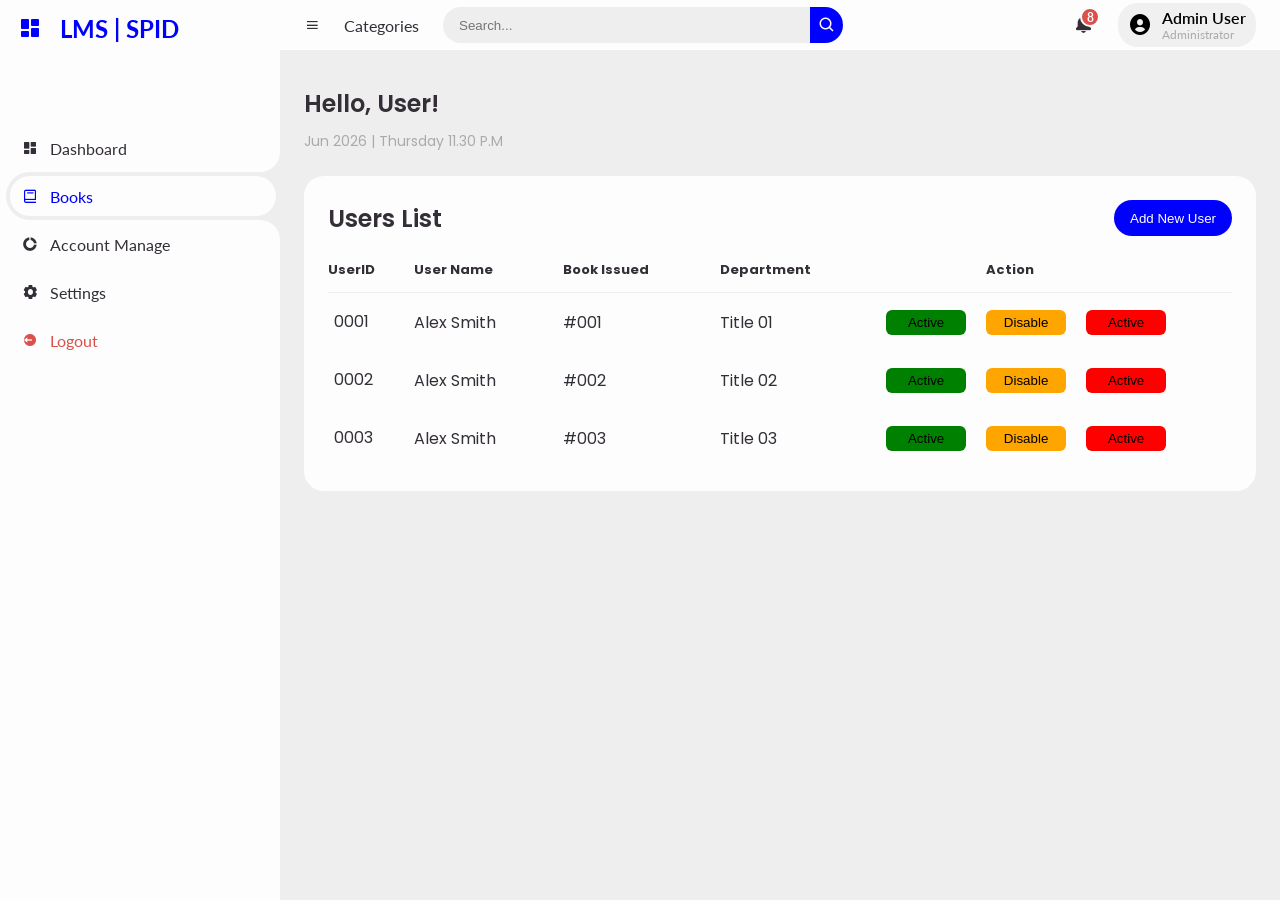
<file: Admin Dashborad/UserList.html>
<!DOCTYPE html>
<html lang="en">
<head>
	<meta charset="UTF-8">
	<meta name="viewport" content="width=device-width, initial-scale=1.0">

	<!-- Boxicons -->
	<link href='https://unpkg.com/boxicons@2.0.9/css/boxicons.min.css' rel='stylesheet'>
	<!-- My CSS -->
	<link rel="stylesheet" href="book.css">


	<title>Library Management System|Southern Province Irrigation Department</title>
</head>
<body>


	<!-- SIDEBAR -->
	<section id="sidebar">
		<a href="#" class="brand">
			<i class='bx bxs-dashboard' ></i>
			<span class="text">LMS | SPID</span>
		</a>
		<ul class="side-menu top">
			<li>
				<a href="index.html">
					<i class='bx bxs-dashboard' ></i>
					<span class="text">Dashboard</span>
				</a>
			</li>
			<li class="active">
				<a href="books.html">
					<i class='bx bx-book' ></i>
					<span class="text">Books</span>
				</a>
			</li>
			<li>
				<a href="user_manage.html">
					<i class='bx bxs-doughnut-chart' ></i>
					<span class="text">Account Manage</span>
				</a>
			</li>
			
			<li>
				<a href="settings.html">
					<i class='bx bxs-cog' ></i>
					<span class="text">Settings</span>
				</a>
			</li>
			<li>
				<a href="homepage.html" class="logout">
					<i class='bx bxs-log-out-circle' ></i>
					<span class="text">Logout</span>
				</a>
			</li>
		</ul>
	</section>
	<!-- SIDEBAR -->



	<!-- CONTENT -->
	<section id="content">
		<!-- NAVBAR -->
		<nav>
			<i class='bx bx-menu' ></i>
			<a href="#" class="nav-link">Categories</a>
			<form action="#">
				<div class="form-input">
					<input type="search" placeholder="Search...">
					<button type="submit" class="search-btn"><i class='bx bx-search' ></i></button>
				</div>
			</form>
			<a href="#" class="notification">
				<i class='bx bxs-bell' ></i>
				<span class="num">8</span>
			</a>
			<div class="profile">
				<i class='bx bxs-user-circle'></i>
				<div class="profile-details">
					<span class="admin-name">Admin User</span>
					<span class="admin-role">Administrator</span>
				</div>
			</div>
		</nav>
		<!-- NAVBAR -->

		<!-- MAIN -->
		<main>
			<div class="head-title">
				<div class="left">
					<h2>Hello, User!</h2>
					<p>Jun 2026 | Thursday 11.30 P.M</p>
				</div>
			</div>

			<div class="table-data">
				<div class="order">
					<div class="head">
						<h3>Users List</h3>
                        <button class="btnn">Add New User</button>
					</div>
					<table>
						<thead>
							<tr>
								<th>UserID</th>
								<th>User Name</th>
								<th>Book Issued</th>
								<th>Department</th>
                                <th></th>
								<th colspan="2" class="Ac">Action</th>
							</tr>
						</thead>
						<tbody>
							<tr>
								<td>0001</td>
								<td><p>Alex Smith</p></td>
								<td>#001</td>
								<td>Title 01</td>
								<td class="tdb"><button class="b1">Active</button></td>
								<td class="tdb"><button class="b2">Disable</button></td>
								<td><button class="b3">Active</button></td>
							</tr>
                            <tr>
								<td>0002</td>
								<td><p>Alex Smith</p></td>
								<td>#002</td>
								<td>Title 02</td>
								<td class="tdb"><button class="b1">Active</button></td>
								<td class="tdb"><button class="b2">Disable</button></td>
								<td><button class="b3">Active</button></td>
							</tr>
                            <tr>
								<td>0003</td>
								<td><p>Alex Smith</p></td>
								<td>#003</td>
								<td>Title 03</td>
								<td class="tdb"><button class="b1">Active</button></td>
								<td class="tdb"><button class="b2">Disable</button></td>
								<td><button class="b3">Active</button></td>
							</tr>
							
						</tbody>
					</table>
				</div>
			</div>
		</main>
		<!-- MAIN -->
	</section>
	<!-- CONTENT -->
	

	<script src="script.js"></script>
</body>
</html>
</file>
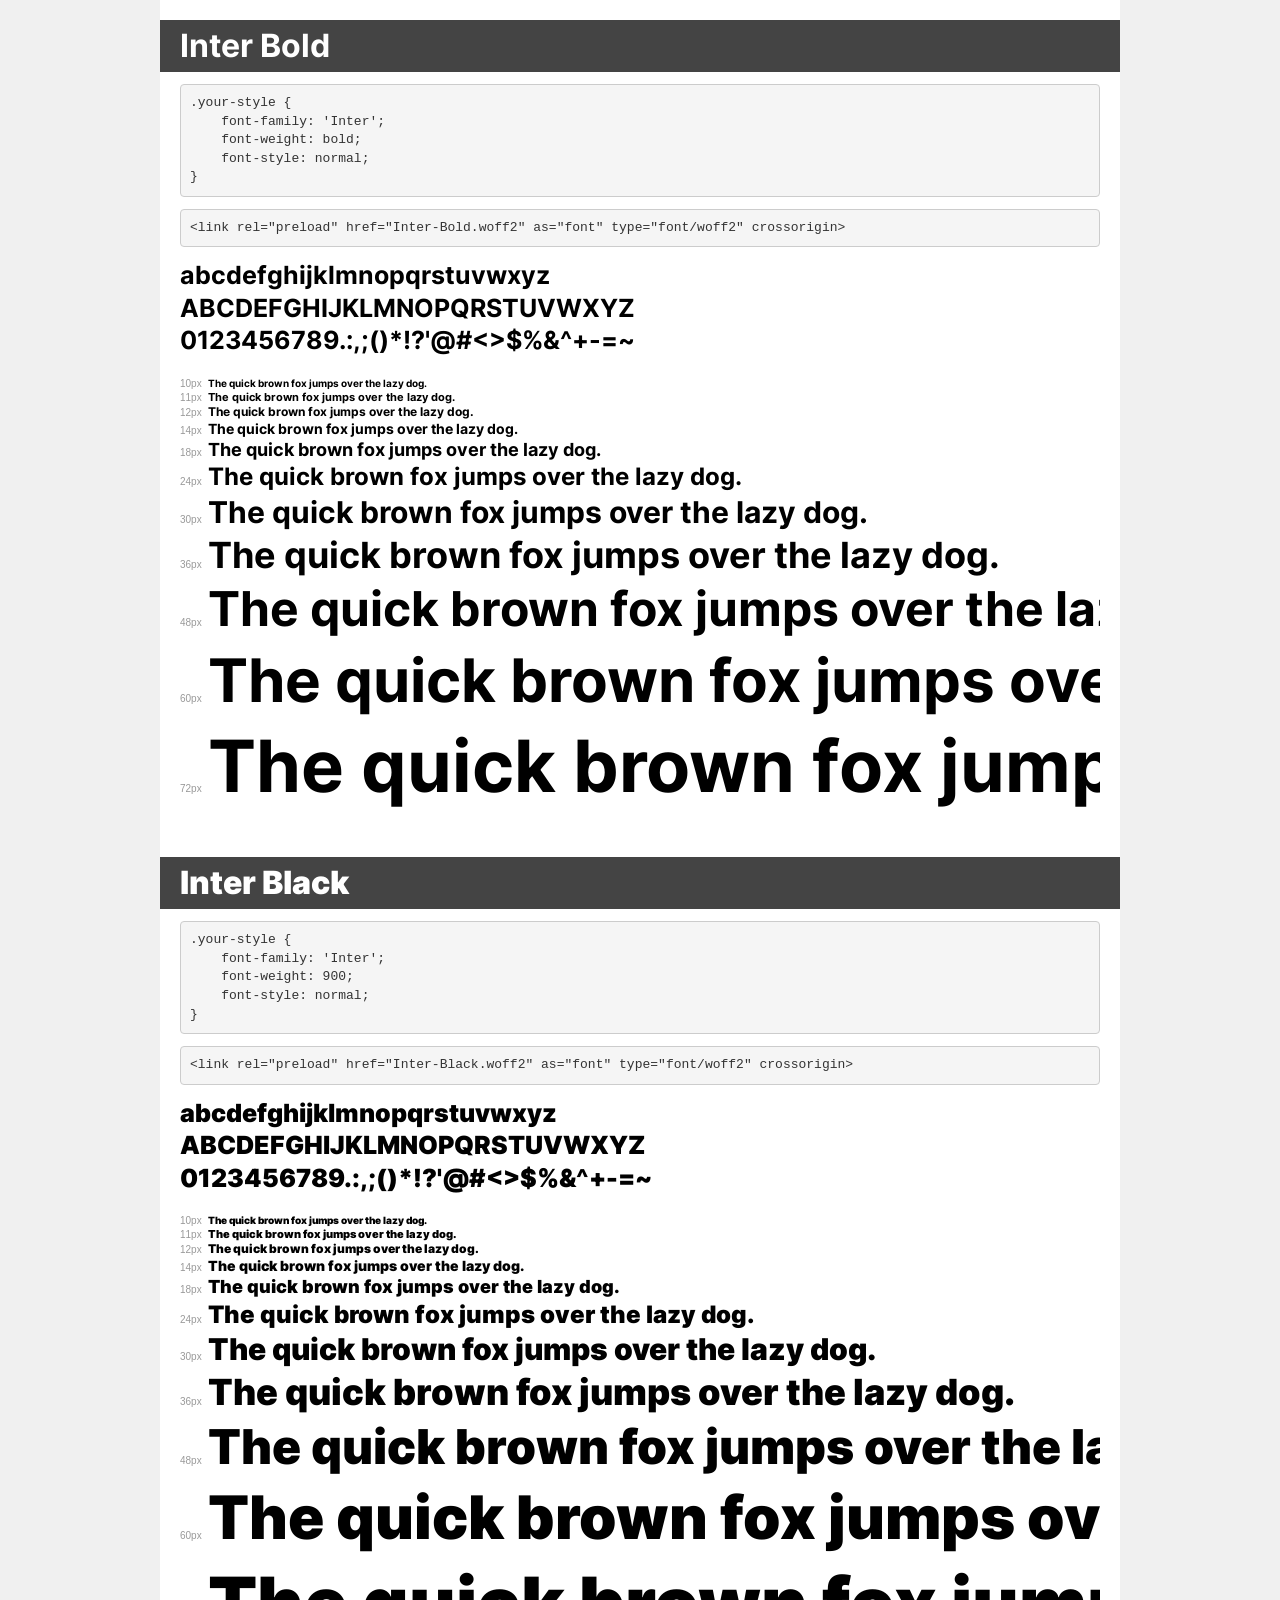
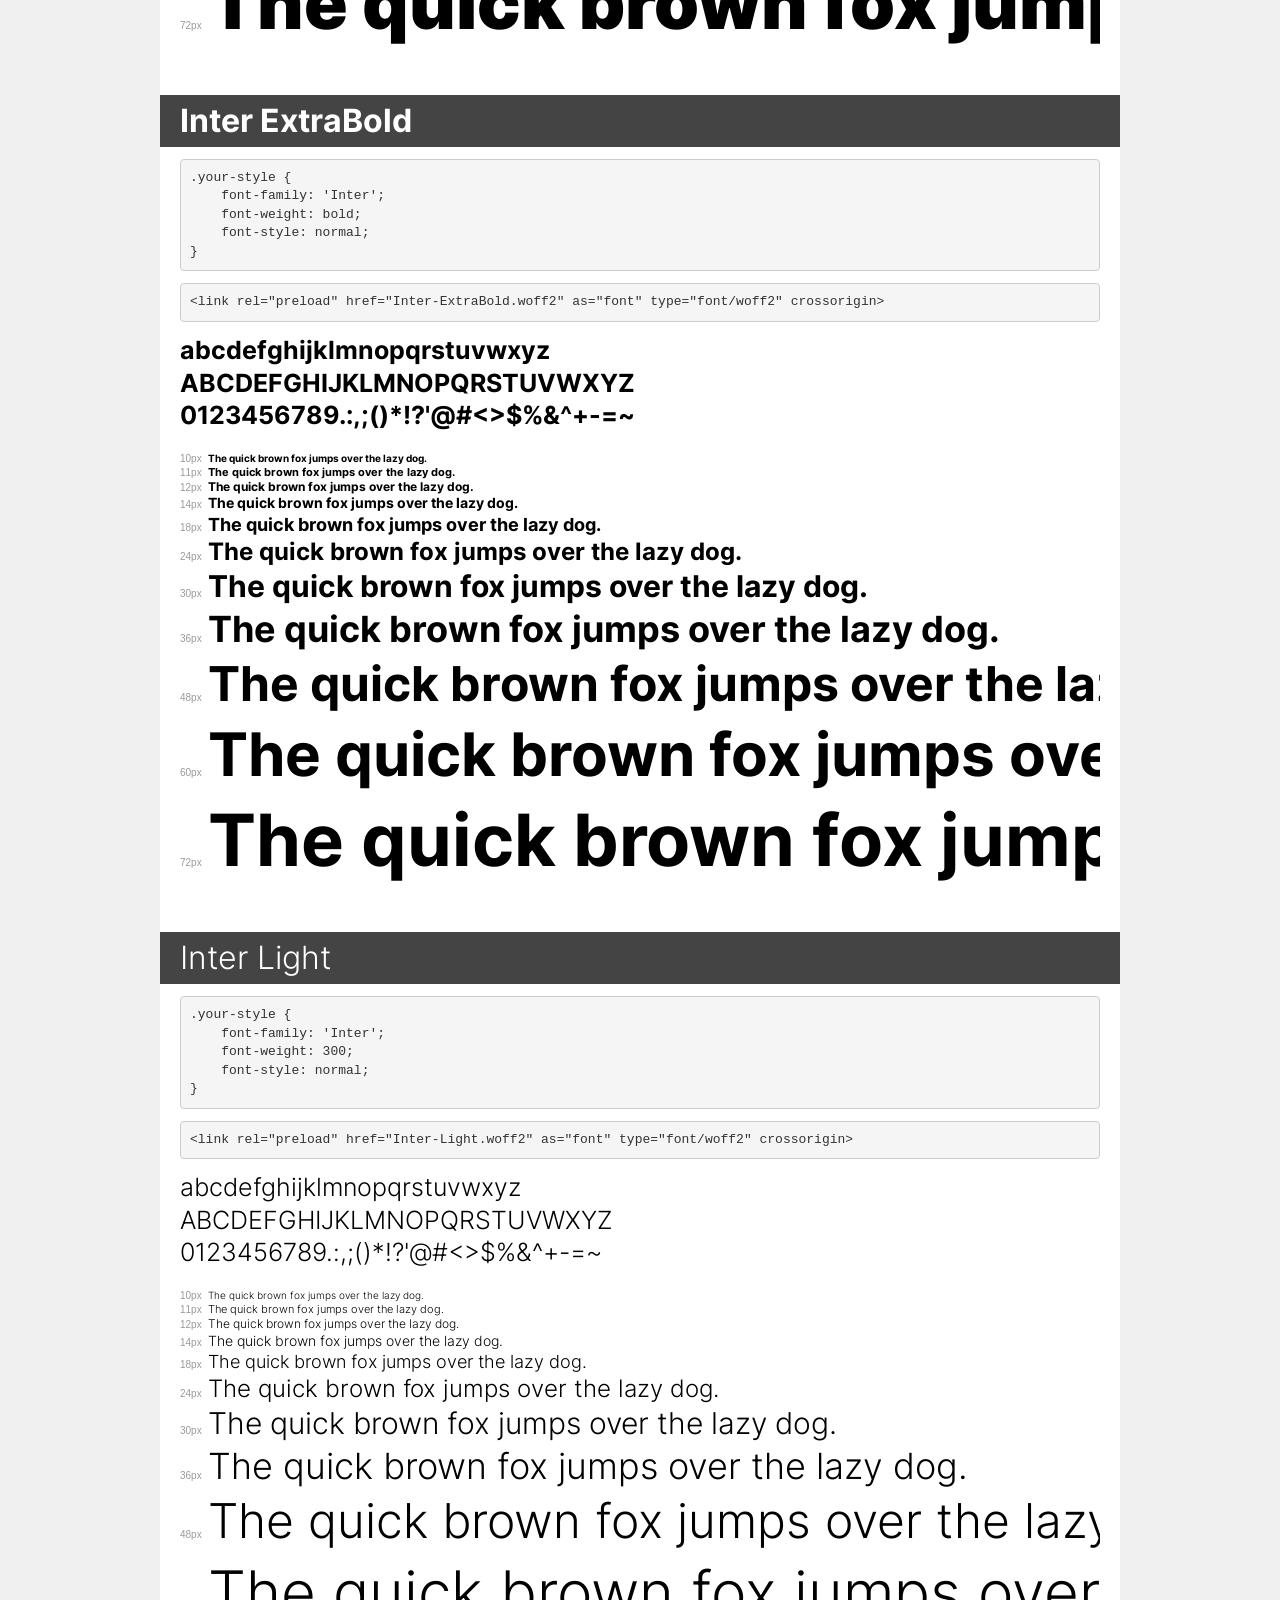
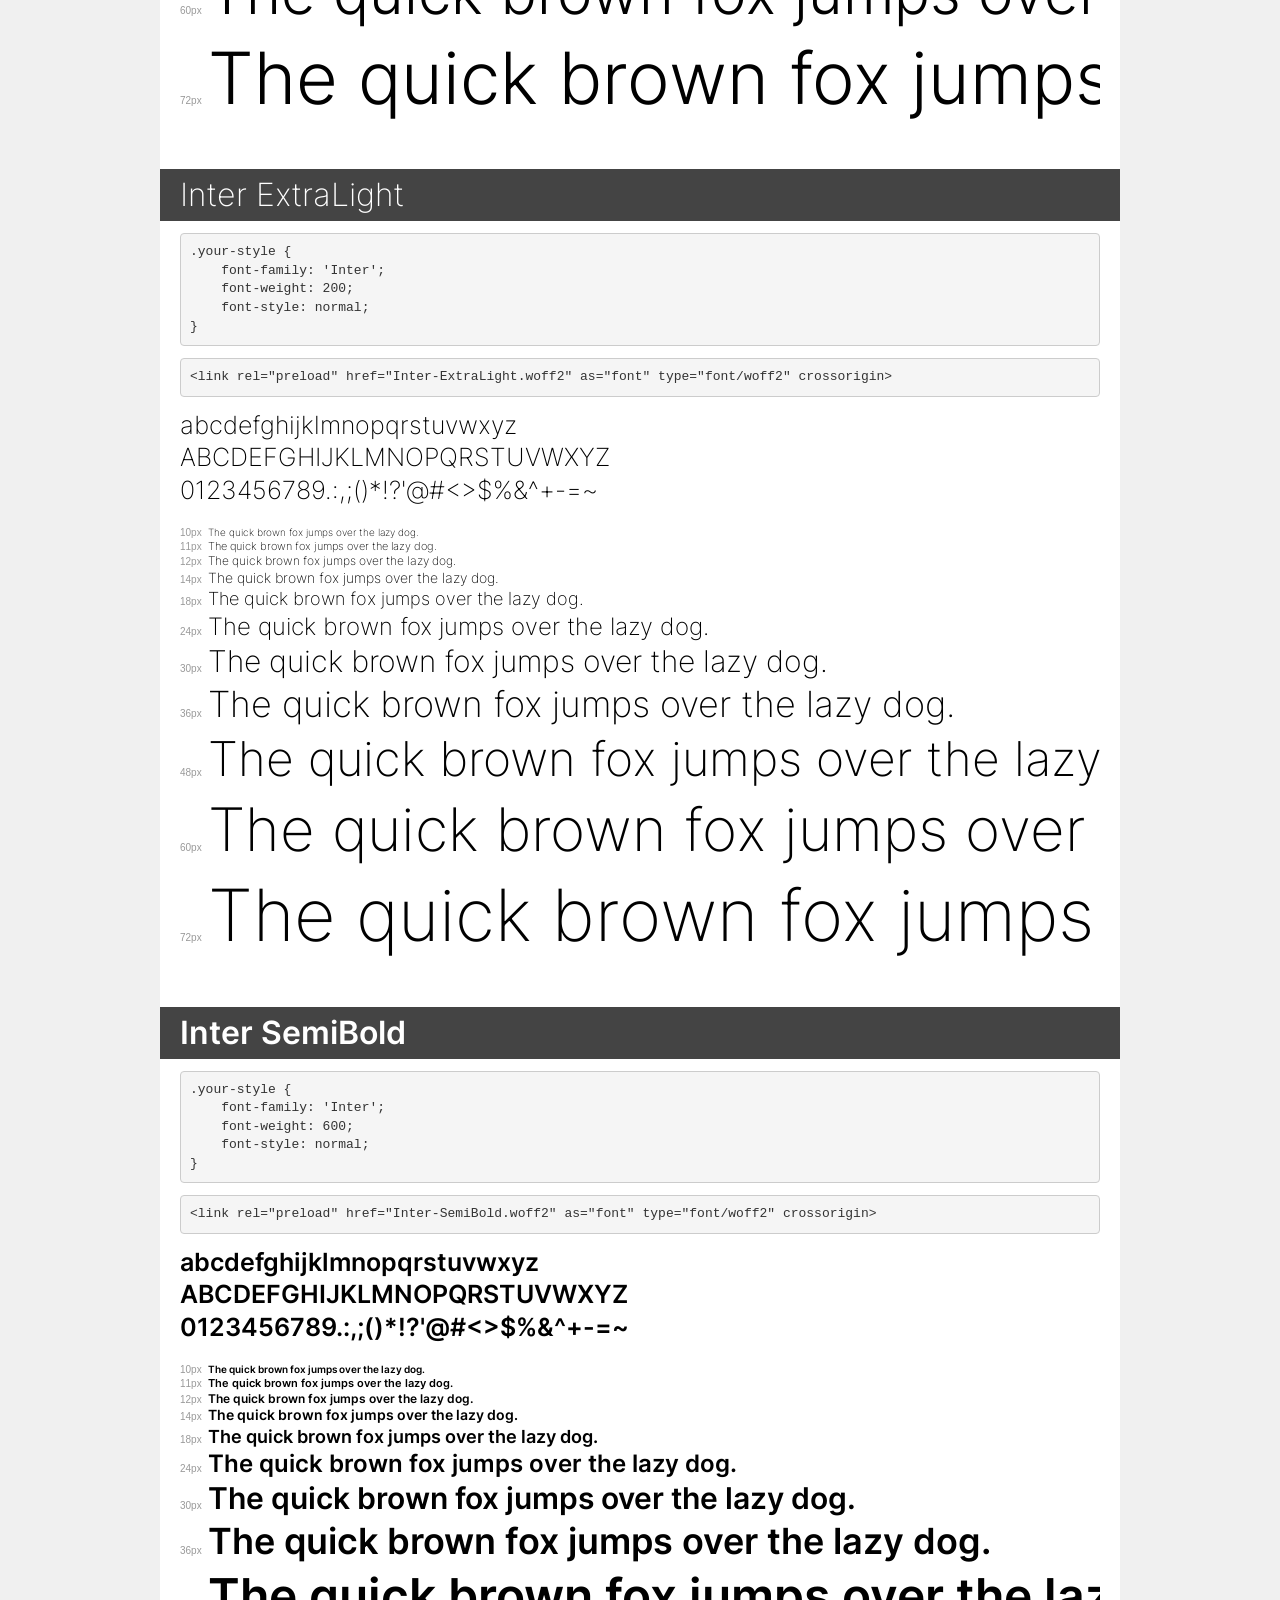
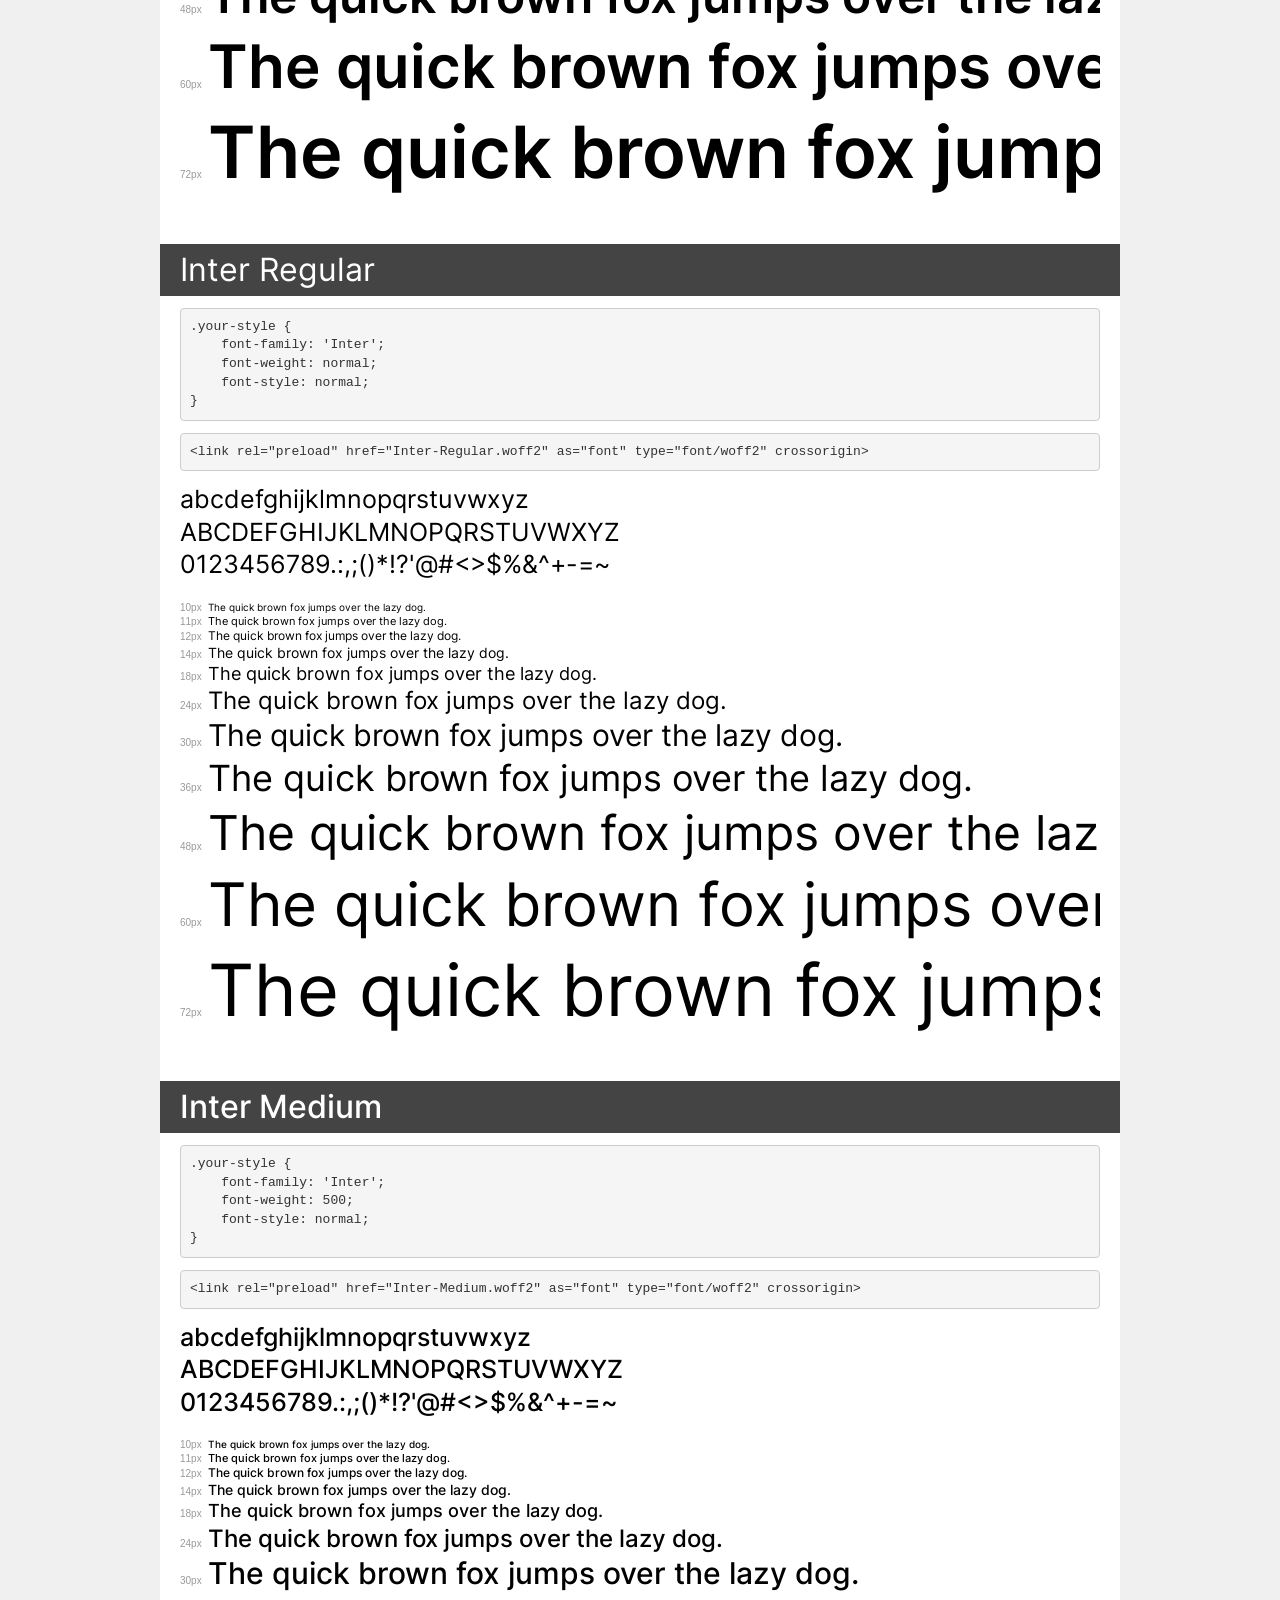
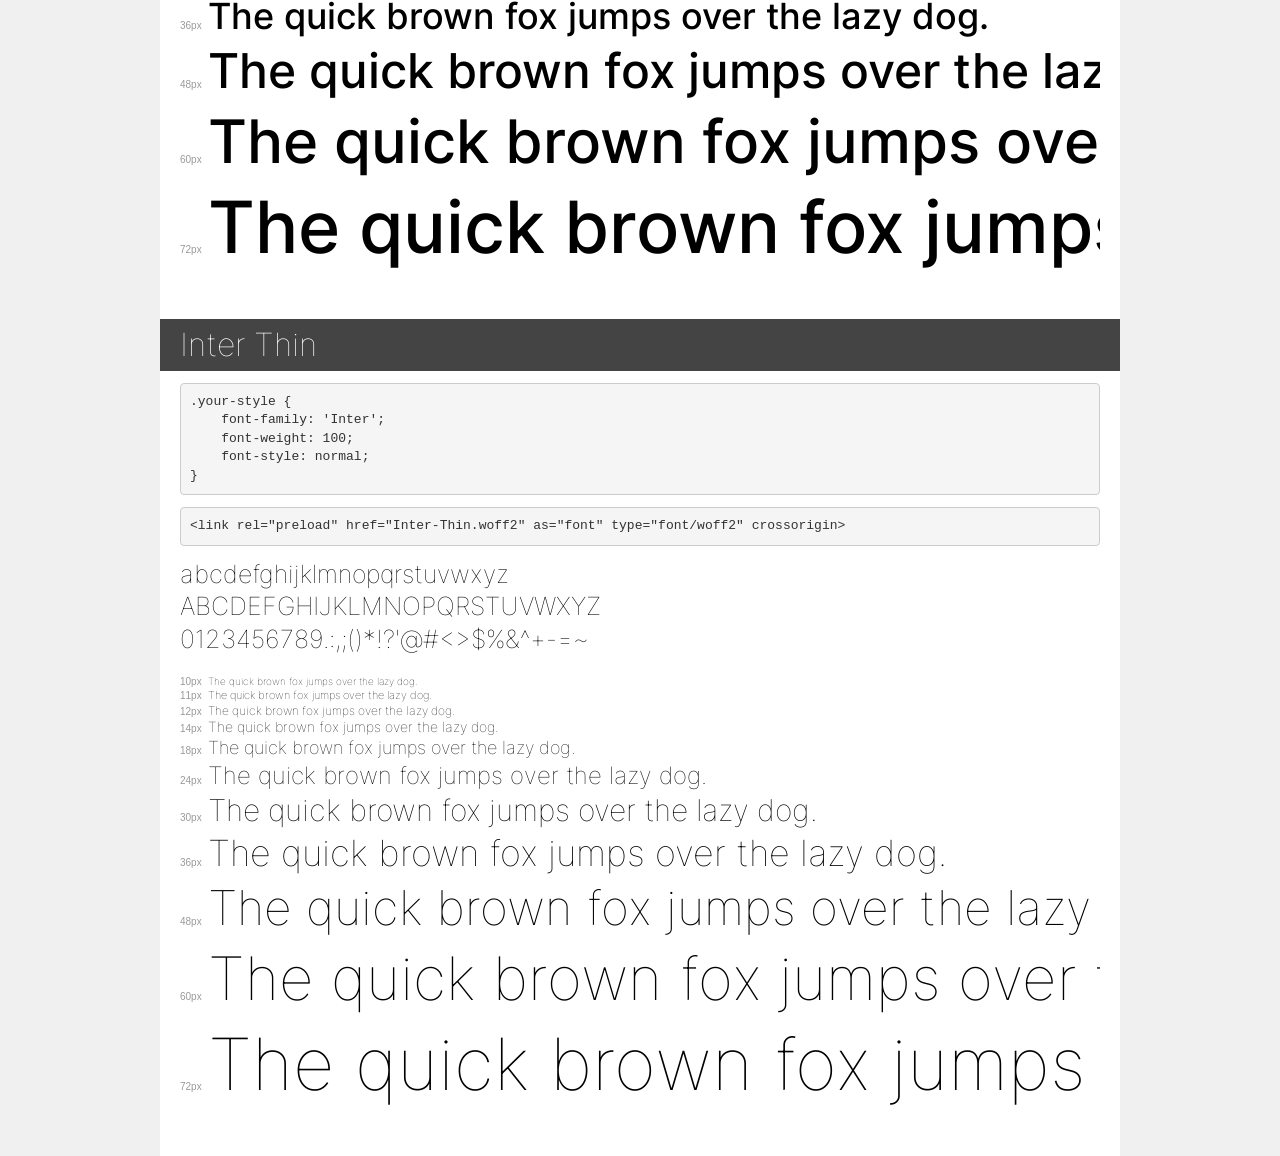
<file: fonts/demo.html>
<!DOCTYPE html>
<html lang="en">
<head>
    <meta charset="utf-8">
    <meta http-equiv="X-UA-Compatible" content="IE=edge">
    <meta name="viewport" content="width=device-width, initial-scale=1">
    <meta name="robots" content="noindex, noarchive">
    <meta name="format-detection" content="telephone=no">
    <title>Transfonter demo</title>
    <link href="stylesheet.css" rel="stylesheet">
    <style>
        /*
        http://meyerweb.com/eric/tools/css/reset/
        v2.0 | 20110126
        License: none (public domain)
        */
        html, body, div, span, applet, object, iframe,
        h1, h2, h3, h4, h5, h6, p, blockquote, pre,
        a, abbr, acronym, address, big, cite, code,
        del, dfn, em, img, ins, kbd, q, s, samp,
        small, strike, strong, sub, sup, tt, var,
        b, u, i, center,
        dl, dt, dd, ol, ul, li,
        fieldset, form, label, legend,
        table, caption, tbody, tfoot, thead, tr, th, td,
        article, aside, canvas, details, embed,
        figure, figcaption, footer, header, hgroup,
        menu, nav, output, ruby, section, summary,
        time, mark, audio, video {
            margin: 0;
            padding: 0;
            border: 0;
            font-size: 100%;
            font: inherit;
            vertical-align: baseline;
        }
        /* HTML5 display-role reset for older browsers */
        article, aside, details, figcaption, figure,
        footer, header, hgroup, menu, nav, section {
            display: block;
        }
        body {
            line-height: 1;
        }
        ol, ul {
            list-style: none;
        }
        blockquote, q {
            quotes: none;
        }
        blockquote:before, blockquote:after,
        q:before, q:after {
            content: '';
            content: none;
        }
        table {
            border-collapse: collapse;
            border-spacing: 0;
        }
        /* demo styles */
        body {
            background: #f0f0f0;
            color: #000;
        }
        .page {
            background: #fff;
            width: 920px;
            margin: 0 auto;
            padding: 20px 20px 0 20px;
            overflow: hidden;
        }
        .font-container {
            overflow-x: auto;
            overflow-y: hidden;
            margin-bottom: 40px;
            line-height: 1.3;
            white-space: nowrap;
            padding-bottom: 5px;
        }
        h1 {
            position: relative;
            background: #444;
            font-size: 32px;
            color: #fff;
            padding: 10px 20px;
            margin: 0 -20px 12px -20px;
        }
        .letters {
            font-size: 25px;
            margin-bottom: 20px;
        }
        .s10:before {
            content: '10px';
        }
        .s11:before {
            content: '11px';
        }
        .s12:before {
            content: '12px';
        }
        .s14:before {
            content: '14px';
        }
        .s18:before {
            content: '18px';
        }
        .s24:before {
            content: '24px';
        }
        .s30:before {
            content: '30px';
        }
        .s36:before {
            content: '36px';
        }
        .s48:before {
            content: '48px';
        }
        .s60:before {
            content: '60px';
        }
        .s72:before {
            content: '72px';
        }
        .s10:before, .s11:before, .s12:before, .s14:before,
        .s18:before, .s24:before, .s30:before, .s36:before,
        .s48:before, .s60:before, .s72:before {
            font-family: Arial, sans-serif;
            font-size: 10px;
            font-weight: normal;
            font-style: normal;
            color: #999;
            padding-right: 6px;
        }
        pre {
            display: block;
            padding: 9px;
            margin: 0 0 12px;
            font-family: Monaco, Menlo, Consolas, "Courier New", monospace;
            font-size: 13px;
            line-height: 1.428571429;
            color: #333;
            font-weight: normal;
            font-style: normal;
            background-color: #f5f5f5;
            border: 1px solid #ccc;
            overflow-x: auto;
            border-radius: 4px;
        }
        /* responsive */
        @media (max-width: 959px) {
            .page {
                width: auto;
                margin: 0;
            }
        }
    </style>
</head>
<body>
<div class="page">
    <div class="demo">
        <h1 style="font-family: 'Inter'; font-weight: bold; font-style: normal;">Inter Bold</h1>
        <pre title="Usage">.your-style {
    font-family: 'Inter';
    font-weight: bold;
    font-style: normal;
}</pre>
        <pre title="Preload (optional)">
&lt;link rel=&quot;preload&quot; href=&quot;Inter-Bold.woff2&quot; as=&quot;font&quot; type=&quot;font/woff2&quot; crossorigin&gt;</pre>
        <div class="font-container" style="font-family: 'Inter'; font-weight: bold; font-style: normal;">
            <p class="letters">
                abcdefghijklmnopqrstuvwxyz<br>
ABCDEFGHIJKLMNOPQRSTUVWXYZ<br>
                0123456789.:,;()*!?'@#&lt;&gt;$%&^+-=~
            </p>
            <p class="s10" style="font-size: 10px;">The quick brown fox jumps over the lazy dog.</p>
            <p class="s11" style="font-size: 11px;">The quick brown fox jumps over the lazy dog.</p>
            <p class="s12" style="font-size: 12px;">The quick brown fox jumps over the lazy dog.</p>
            <p class="s14" style="font-size: 14px;">The quick brown fox jumps over the lazy dog.</p>
            <p class="s18" style="font-size: 18px;">The quick brown fox jumps over the lazy dog.</p>
            <p class="s24" style="font-size: 24px;">The quick brown fox jumps over the lazy dog.</p>
            <p class="s30" style="font-size: 30px;">The quick brown fox jumps over the lazy dog.</p>
            <p class="s36" style="font-size: 36px;">The quick brown fox jumps over the lazy dog.</p>
            <p class="s48" style="font-size: 48px;">The quick brown fox jumps over the lazy dog.</p>
            <p class="s60" style="font-size: 60px;">The quick brown fox jumps over the lazy dog.</p>
            <p class="s72" style="font-size: 72px;">The quick brown fox jumps over the lazy dog.</p>
        </div>
    </div>

    <div class="demo">
        <h1 style="font-family: 'Inter'; font-weight: 900; font-style: normal;">Inter Black</h1>
        <pre title="Usage">.your-style {
    font-family: 'Inter';
    font-weight: 900;
    font-style: normal;
}</pre>
        <pre title="Preload (optional)">
&lt;link rel=&quot;preload&quot; href=&quot;Inter-Black.woff2&quot; as=&quot;font&quot; type=&quot;font/woff2&quot; crossorigin&gt;</pre>
        <div class="font-container" style="font-family: 'Inter'; font-weight: 900; font-style: normal;">
            <p class="letters">
                abcdefghijklmnopqrstuvwxyz<br>
ABCDEFGHIJKLMNOPQRSTUVWXYZ<br>
                0123456789.:,;()*!?'@#&lt;&gt;$%&^+-=~
            </p>
            <p class="s10" style="font-size: 10px;">The quick brown fox jumps over the lazy dog.</p>
            <p class="s11" style="font-size: 11px;">The quick brown fox jumps over the lazy dog.</p>
            <p class="s12" style="font-size: 12px;">The quick brown fox jumps over the lazy dog.</p>
            <p class="s14" style="font-size: 14px;">The quick brown fox jumps over the lazy dog.</p>
            <p class="s18" style="font-size: 18px;">The quick brown fox jumps over the lazy dog.</p>
            <p class="s24" style="font-size: 24px;">The quick brown fox jumps over the lazy dog.</p>
            <p class="s30" style="font-size: 30px;">The quick brown fox jumps over the lazy dog.</p>
            <p class="s36" style="font-size: 36px;">The quick brown fox jumps over the lazy dog.</p>
            <p class="s48" style="font-size: 48px;">The quick brown fox jumps over the lazy dog.</p>
            <p class="s60" style="font-size: 60px;">The quick brown fox jumps over the lazy dog.</p>
            <p class="s72" style="font-size: 72px;">The quick brown fox jumps over the lazy dog.</p>
        </div>
    </div>

    <div class="demo">
        <h1 style="font-family: 'Inter'; font-weight: bold; font-style: normal;">Inter ExtraBold</h1>
        <pre title="Usage">.your-style {
    font-family: 'Inter';
    font-weight: bold;
    font-style: normal;
}</pre>
        <pre title="Preload (optional)">
&lt;link rel=&quot;preload&quot; href=&quot;Inter-ExtraBold.woff2&quot; as=&quot;font&quot; type=&quot;font/woff2&quot; crossorigin&gt;</pre>
        <div class="font-container" style="font-family: 'Inter'; font-weight: bold; font-style: normal;">
            <p class="letters">
                abcdefghijklmnopqrstuvwxyz<br>
ABCDEFGHIJKLMNOPQRSTUVWXYZ<br>
                0123456789.:,;()*!?'@#&lt;&gt;$%&^+-=~
            </p>
            <p class="s10" style="font-size: 10px;">The quick brown fox jumps over the lazy dog.</p>
            <p class="s11" style="font-size: 11px;">The quick brown fox jumps over the lazy dog.</p>
            <p class="s12" style="font-size: 12px;">The quick brown fox jumps over the lazy dog.</p>
            <p class="s14" style="font-size: 14px;">The quick brown fox jumps over the lazy dog.</p>
            <p class="s18" style="font-size: 18px;">The quick brown fox jumps over the lazy dog.</p>
            <p class="s24" style="font-size: 24px;">The quick brown fox jumps over the lazy dog.</p>
            <p class="s30" style="font-size: 30px;">The quick brown fox jumps over the lazy dog.</p>
            <p class="s36" style="font-size: 36px;">The quick brown fox jumps over the lazy dog.</p>
            <p class="s48" style="font-size: 48px;">The quick brown fox jumps over the lazy dog.</p>
            <p class="s60" style="font-size: 60px;">The quick brown fox jumps over the lazy dog.</p>
            <p class="s72" style="font-size: 72px;">The quick brown fox jumps over the lazy dog.</p>
        </div>
    </div>

    <div class="demo">
        <h1 style="font-family: 'Inter'; font-weight: 300; font-style: normal;">Inter Light</h1>
        <pre title="Usage">.your-style {
    font-family: 'Inter';
    font-weight: 300;
    font-style: normal;
}</pre>
        <pre title="Preload (optional)">
&lt;link rel=&quot;preload&quot; href=&quot;Inter-Light.woff2&quot; as=&quot;font&quot; type=&quot;font/woff2&quot; crossorigin&gt;</pre>
        <div class="font-container" style="font-family: 'Inter'; font-weight: 300; font-style: normal;">
            <p class="letters">
                abcdefghijklmnopqrstuvwxyz<br>
ABCDEFGHIJKLMNOPQRSTUVWXYZ<br>
                0123456789.:,;()*!?'@#&lt;&gt;$%&^+-=~
            </p>
            <p class="s10" style="font-size: 10px;">The quick brown fox jumps over the lazy dog.</p>
            <p class="s11" style="font-size: 11px;">The quick brown fox jumps over the lazy dog.</p>
            <p class="s12" style="font-size: 12px;">The quick brown fox jumps over the lazy dog.</p>
            <p class="s14" style="font-size: 14px;">The quick brown fox jumps over the lazy dog.</p>
            <p class="s18" style="font-size: 18px;">The quick brown fox jumps over the lazy dog.</p>
            <p class="s24" style="font-size: 24px;">The quick brown fox jumps over the lazy dog.</p>
            <p class="s30" style="font-size: 30px;">The quick brown fox jumps over the lazy dog.</p>
            <p class="s36" style="font-size: 36px;">The quick brown fox jumps over the lazy dog.</p>
            <p class="s48" style="font-size: 48px;">The quick brown fox jumps over the lazy dog.</p>
            <p class="s60" style="font-size: 60px;">The quick brown fox jumps over the lazy dog.</p>
            <p class="s72" style="font-size: 72px;">The quick brown fox jumps over the lazy dog.</p>
        </div>
    </div>

    <div class="demo">
        <h1 style="font-family: 'Inter'; font-weight: 200; font-style: normal;">Inter ExtraLight</h1>
        <pre title="Usage">.your-style {
    font-family: 'Inter';
    font-weight: 200;
    font-style: normal;
}</pre>
        <pre title="Preload (optional)">
&lt;link rel=&quot;preload&quot; href=&quot;Inter-ExtraLight.woff2&quot; as=&quot;font&quot; type=&quot;font/woff2&quot; crossorigin&gt;</pre>
        <div class="font-container" style="font-family: 'Inter'; font-weight: 200; font-style: normal;">
            <p class="letters">
                abcdefghijklmnopqrstuvwxyz<br>
ABCDEFGHIJKLMNOPQRSTUVWXYZ<br>
                0123456789.:,;()*!?'@#&lt;&gt;$%&^+-=~
            </p>
            <p class="s10" style="font-size: 10px;">The quick brown fox jumps over the lazy dog.</p>
            <p class="s11" style="font-size: 11px;">The quick brown fox jumps over the lazy dog.</p>
            <p class="s12" style="font-size: 12px;">The quick brown fox jumps over the lazy dog.</p>
            <p class="s14" style="font-size: 14px;">The quick brown fox jumps over the lazy dog.</p>
            <p class="s18" style="font-size: 18px;">The quick brown fox jumps over the lazy dog.</p>
            <p class="s24" style="font-size: 24px;">The quick brown fox jumps over the lazy dog.</p>
            <p class="s30" style="font-size: 30px;">The quick brown fox jumps over the lazy dog.</p>
            <p class="s36" style="font-size: 36px;">The quick brown fox jumps over the lazy dog.</p>
            <p class="s48" style="font-size: 48px;">The quick brown fox jumps over the lazy dog.</p>
            <p class="s60" style="font-size: 60px;">The quick brown fox jumps over the lazy dog.</p>
            <p class="s72" style="font-size: 72px;">The quick brown fox jumps over the lazy dog.</p>
        </div>
    </div>

    <div class="demo">
        <h1 style="font-family: 'Inter'; font-weight: 600; font-style: normal;">Inter SemiBold</h1>
        <pre title="Usage">.your-style {
    font-family: 'Inter';
    font-weight: 600;
    font-style: normal;
}</pre>
        <pre title="Preload (optional)">
&lt;link rel=&quot;preload&quot; href=&quot;Inter-SemiBold.woff2&quot; as=&quot;font&quot; type=&quot;font/woff2&quot; crossorigin&gt;</pre>
        <div class="font-container" style="font-family: 'Inter'; font-weight: 600; font-style: normal;">
            <p class="letters">
                abcdefghijklmnopqrstuvwxyz<br>
ABCDEFGHIJKLMNOPQRSTUVWXYZ<br>
                0123456789.:,;()*!?'@#&lt;&gt;$%&^+-=~
            </p>
            <p class="s10" style="font-size: 10px;">The quick brown fox jumps over the lazy dog.</p>
            <p class="s11" style="font-size: 11px;">The quick brown fox jumps over the lazy dog.</p>
            <p class="s12" style="font-size: 12px;">The quick brown fox jumps over the lazy dog.</p>
            <p class="s14" style="font-size: 14px;">The quick brown fox jumps over the lazy dog.</p>
            <p class="s18" style="font-size: 18px;">The quick brown fox jumps over the lazy dog.</p>
            <p class="s24" style="font-size: 24px;">The quick brown fox jumps over the lazy dog.</p>
            <p class="s30" style="font-size: 30px;">The quick brown fox jumps over the lazy dog.</p>
            <p class="s36" style="font-size: 36px;">The quick brown fox jumps over the lazy dog.</p>
            <p class="s48" style="font-size: 48px;">The quick brown fox jumps over the lazy dog.</p>
            <p class="s60" style="font-size: 60px;">The quick brown fox jumps over the lazy dog.</p>
            <p class="s72" style="font-size: 72px;">The quick brown fox jumps over the lazy dog.</p>
        </div>
    </div>

    <div class="demo">
        <h1 style="font-family: 'Inter'; font-weight: normal; font-style: normal;">Inter Regular</h1>
        <pre title="Usage">.your-style {
    font-family: 'Inter';
    font-weight: normal;
    font-style: normal;
}</pre>
        <pre title="Preload (optional)">
&lt;link rel=&quot;preload&quot; href=&quot;Inter-Regular.woff2&quot; as=&quot;font&quot; type=&quot;font/woff2&quot; crossorigin&gt;</pre>
        <div class="font-container" style="font-family: 'Inter'; font-weight: normal; font-style: normal;">
            <p class="letters">
                abcdefghijklmnopqrstuvwxyz<br>
ABCDEFGHIJKLMNOPQRSTUVWXYZ<br>
                0123456789.:,;()*!?'@#&lt;&gt;$%&^+-=~
            </p>
            <p class="s10" style="font-size: 10px;">The quick brown fox jumps over the lazy dog.</p>
            <p class="s11" style="font-size: 11px;">The quick brown fox jumps over the lazy dog.</p>
            <p class="s12" style="font-size: 12px;">The quick brown fox jumps over the lazy dog.</p>
            <p class="s14" style="font-size: 14px;">The quick brown fox jumps over the lazy dog.</p>
            <p class="s18" style="font-size: 18px;">The quick brown fox jumps over the lazy dog.</p>
            <p class="s24" style="font-size: 24px;">The quick brown fox jumps over the lazy dog.</p>
            <p class="s30" style="font-size: 30px;">The quick brown fox jumps over the lazy dog.</p>
            <p class="s36" style="font-size: 36px;">The quick brown fox jumps over the lazy dog.</p>
            <p class="s48" style="font-size: 48px;">The quick brown fox jumps over the lazy dog.</p>
            <p class="s60" style="font-size: 60px;">The quick brown fox jumps over the lazy dog.</p>
            <p class="s72" style="font-size: 72px;">The quick brown fox jumps over the lazy dog.</p>
        </div>
    </div>

    <div class="demo">
        <h1 style="font-family: 'Inter'; font-weight: 500; font-style: normal;">Inter Medium</h1>
        <pre title="Usage">.your-style {
    font-family: 'Inter';
    font-weight: 500;
    font-style: normal;
}</pre>
        <pre title="Preload (optional)">
&lt;link rel=&quot;preload&quot; href=&quot;Inter-Medium.woff2&quot; as=&quot;font&quot; type=&quot;font/woff2&quot; crossorigin&gt;</pre>
        <div class="font-container" style="font-family: 'Inter'; font-weight: 500; font-style: normal;">
            <p class="letters">
                abcdefghijklmnopqrstuvwxyz<br>
ABCDEFGHIJKLMNOPQRSTUVWXYZ<br>
                0123456789.:,;()*!?'@#&lt;&gt;$%&^+-=~
            </p>
            <p class="s10" style="font-size: 10px;">The quick brown fox jumps over the lazy dog.</p>
            <p class="s11" style="font-size: 11px;">The quick brown fox jumps over the lazy dog.</p>
            <p class="s12" style="font-size: 12px;">The quick brown fox jumps over the lazy dog.</p>
            <p class="s14" style="font-size: 14px;">The quick brown fox jumps over the lazy dog.</p>
            <p class="s18" style="font-size: 18px;">The quick brown fox jumps over the lazy dog.</p>
            <p class="s24" style="font-size: 24px;">The quick brown fox jumps over the lazy dog.</p>
            <p class="s30" style="font-size: 30px;">The quick brown fox jumps over the lazy dog.</p>
            <p class="s36" style="font-size: 36px;">The quick brown fox jumps over the lazy dog.</p>
            <p class="s48" style="font-size: 48px;">The quick brown fox jumps over the lazy dog.</p>
            <p class="s60" style="font-size: 60px;">The quick brown fox jumps over the lazy dog.</p>
            <p class="s72" style="font-size: 72px;">The quick brown fox jumps over the lazy dog.</p>
        </div>
    </div>

    <div class="demo">
        <h1 style="font-family: 'Inter'; font-weight: 100; font-style: normal;">Inter Thin</h1>
        <pre title="Usage">.your-style {
    font-family: 'Inter';
    font-weight: 100;
    font-style: normal;
}</pre>
        <pre title="Preload (optional)">
&lt;link rel=&quot;preload&quot; href=&quot;Inter-Thin.woff2&quot; as=&quot;font&quot; type=&quot;font/woff2&quot; crossorigin&gt;</pre>
        <div class="font-container" style="font-family: 'Inter'; font-weight: 100; font-style: normal;">
            <p class="letters">
                abcdefghijklmnopqrstuvwxyz<br>
ABCDEFGHIJKLMNOPQRSTUVWXYZ<br>
                0123456789.:,;()*!?'@#&lt;&gt;$%&^+-=~
            </p>
            <p class="s10" style="font-size: 10px;">The quick brown fox jumps over the lazy dog.</p>
            <p class="s11" style="font-size: 11px;">The quick brown fox jumps over the lazy dog.</p>
            <p class="s12" style="font-size: 12px;">The quick brown fox jumps over the lazy dog.</p>
            <p class="s14" style="font-size: 14px;">The quick brown fox jumps over the lazy dog.</p>
            <p class="s18" style="font-size: 18px;">The quick brown fox jumps over the lazy dog.</p>
            <p class="s24" style="font-size: 24px;">The quick brown fox jumps over the lazy dog.</p>
            <p class="s30" style="font-size: 30px;">The quick brown fox jumps over the lazy dog.</p>
            <p class="s36" style="font-size: 36px;">The quick brown fox jumps over the lazy dog.</p>
            <p class="s48" style="font-size: 48px;">The quick brown fox jumps over the lazy dog.</p>
            <p class="s60" style="font-size: 60px;">The quick brown fox jumps over the lazy dog.</p>
            <p class="s72" style="font-size: 72px;">The quick brown fox jumps over the lazy dog.</p>
        </div>
    </div>

</div>
</body>
</html>
</file>
<file: style.css>
@import url('https://fonts.googleapis.com/css2?family=Lato:wght@400;700&family=Poppins:wght@400;500;600;700&display=swap');

* {
	margin: 0;
	padding: 0;
	box-sizing: border-box;
}

a {
	text-decoration: none;
}

li {
	list-style: none;
}

:root {
	--poppins: 'Poppins', sans-serif;
	--lato: 'Lato', sans-serif;

	--light: #fdfdfd;
	--blue: #0000ff;
	--light-blue: #CFE8FF;
	--grey: #eee;
	--dark-grey: #AAAAAA;
	--dark: #342E37;
	--red: #DB504A;
	--yellow: #FFCE26;
	--light-yellow: #FFF2C6;
	--orange: #FD7238;
	--light-orange: #FFE0D3;
}

html {
	overflow-x: hidden;
}

body.dark {
	--light: #0C0C1E;
	--grey: #060714;
	--dark: #FBFBFB;
}

body {
	background: var(--grey);
	overflow-x: hidden;
}





/* SIDEBAR */
#sidebar {
	position: fixed;
	top: 0;
	left: 0;
	width: 280px;
	height: 100%;
	background: var(--light);
	z-index: 2000;
	font-family: var(--lato);
	transition: .3s ease;
	overflow-x: hidden;
	scrollbar-width: none;
}
#sidebar::--webkit-scrollbar {
	display: none;
}
#sidebar.hide {
	width: 60px;
}
#sidebar .brand {
	font-size: 24px;
	font-weight: 700;
	height: 56px;
	display: flex;
	align-items: center;
	color: var(--blue);
	position: sticky;
	top: 0;
	left: 0;
	background: var(--light);
	z-index: 500;
	padding-bottom: 20px;
	box-sizing: content-box;
}
#sidebar .brand .bx {
	min-width: 60px;
	display: flex;
	justify-content: center;
}
#sidebar .side-menu {
	width: 100%;
	margin-top: 48px;
}
#sidebar .side-menu li {
	height: 48px;
	background: transparent;
	margin-left: 6px;
	border-radius: 48px 0 0 48px;
	padding: 4px;
}
#sidebar .side-menu li.active {
	background: var(--grey);
	position: relative;
}
#sidebar .side-menu li.active::before {
	content: '';
	position: absolute;
	width: 40px;
	height: 40px;
	border-radius: 50%;
	top: -40px;
	right: 0;
	box-shadow: 20px 20px 0 var(--grey);
	z-index: -1;
}
#sidebar .side-menu li.active::after {
	content: '';
	position: absolute;
	width: 40px;
	height: 40px;
	border-radius: 50%;
	bottom: -40px;
	right: 0;
	box-shadow: 20px -20px 0 var(--grey);
	z-index: -1;
}
#sidebar .side-menu li a {
	width: 100%;
	height: 100%;
	background: var(--light);
	display: flex;
	align-items: center;
	border-radius: 48px;
	font-size: 16px;
	color: var(--dark);
	white-space: nowrap;
	overflow-x: hidden;
}
#sidebar .side-menu.top li.active a {
	color: var(--blue);
}
#sidebar.hide .side-menu li a {
	width: calc(48px - (4px * 2));
	transition: width .3s ease;
}
#sidebar .side-menu li a.logout {
	color: var(--red);
}
#sidebar .side-menu.top li a:hover {
	color: var(--blue);
}
#sidebar .side-menu li a .bx {
	min-width: calc(60px  - ((4px + 6px) * 2));
	display: flex;
	justify-content: center;
}
/* SIDEBAR */





/* CONTENT */
#content {
	position: relative;
	width: calc(100% - 280px);
	left: 280px;
	transition: .3s ease;
}
#sidebar.hide ~ #content {
	width: calc(100% - 60px);
	left: 60px;
}




/* NAVBAR */
#content nav {
	height: 50px;
	background: var(--light);
	padding: 0 24px;
	display: flex;
	align-items: center;
	grid-gap: 24px;
	font-family: var(--lato);
	position: sticky;
	top: 0;
	left: 0;
	z-index: 1000;
}
#content nav::before {
	content: '';
	position: absolute;
	width: 0px;
	height: 40px;
	bottom: -40px;
	left: 0;
	border-radius: 5%;
	box-shadow: -20px -20px 0 var(--light);
}
#content nav a {
	color: var(--dark);
}
#content nav .bx.bx-menu {
	cursor: pointer;
	color: var(--dark);
}
#content nav .nav-link {
	font-size: 16px;
	transition: .3s ease;
}
#content nav .nav-link:hover {
	color: var(--blue);
}
#content nav form {
	max-width: 400px;
	width: 100%;
	margin-right: auto;
}
#content nav form .form-input {
	display: flex;
	align-items: center;
	height: 36px;
}
#content nav form .form-input input {
	flex-grow: 1;
	padding: 0 16px;
	height: 100%;
	border: none;
	background: var(--grey);
	border-radius: 36px 0 0 36px;
	outline: none;
	width: 100%;
	color: var(--dark);
}
#content nav form .form-input button {
	width: 36px;
	height: 100%;
	display: flex;
	justify-content: center;
	align-items: center;
	background: var(--blue);
	color: var(--light);
	font-size: 18px;
	border: none;
	outline: none;
	border-radius: 0 36px 36px 0;
	cursor: pointer;
}
#content nav .notification {
	font-size: 20px;
	position: relative;
}
#content nav .notification .num {
	position: absolute;
	top: -6px;
	right: -6px;
	width: 20px;
	height: 20px;
	border-radius: 50%;
	border: 2px solid var(--light);
	background: var(--red);
	color: var(--light);
	font-weight: 700;
	font-size: 12px;
	display: flex;
	justify-content: center;
	align-items: center;
}
#content nav .profile img {
	width: 36px;
	height: 36px;
	object-fit: cover;
	border-radius: 50%;
}
#content nav .switch-mode {
	display: block;
	min-width: 50px;
	height: 25px;
	border-radius: 25px;
	background: var(--grey);
	cursor: pointer;
	position: relative;
}
#content nav .switch-mode::before {
	content: '';
	position: absolute;
	top: 2px;
	left: 2px;
	bottom: 2px;
	width: calc(25px - 4px);
	background: var(--blue);
	border-radius: 50%;
	transition: all .3s ease;
}
#content nav #switch-mode:checked + .switch-mode::before {
	left: calc(100% - (25px - 4px) - 2px);
}
/* NAVBAR */





/* MAIN */
#content main {
	width: 100%;
	padding: 36px 24px;
	font-family: var(--poppins);
	max-height: calc(100vh - 56px);
	overflow-y: auto;
}
#content main .head-title {
	display: flex;
	align-items: center;
	justify-content: space-between;
	grid-gap: 16px;
	flex-wrap: wrap;
}
#content main .head-title .left h1 {
	font-size: 36px;
	font-weight: 600;
	margin-bottom: 10px;
	color: var(--dark);
}
#content main .head-title .left .breadcrumb {
	display: flex;
	align-items: center;
	grid-gap: 16px;
}
#content main .head-title .left .breadcrumb li {
	color: var(--dark);
}
#content main .head-title .left .breadcrumb li a {
	color: var(--dark-grey);
	pointer-events: none;
}
#content main .head-title .left .breadcrumb li a.active {
	color: var(--blue);
	pointer-events: unset;
}
#content main .head-title .btn-download {
	height: 36px;
	padding: 0 16px;
	border-radius: 36px;
	background: var(--blue);
	color: var(--light);
	display: flex;
	justify-content: center;
	align-items: center;
	grid-gap: 10px;
	font-weight: 500;
}




#content main .box-info {
	display: grid;
	grid-template-columns: repeat(auto-fit, minmax(240px, 1fr));
	grid-gap: 24px;
	margin-top: 36px;
}
#content main .box-info li {
	padding: 24px;
	background: var(--light);
	border-radius: 20px;
	display: flex;
	align-items: center;
	grid-gap: 24px;
}
#content main .box-info li .bx {
	width: 80px;
	height: 80px;
	border-radius: 10px;
	font-size: 36px;
	display: flex;
	justify-content: center;
	align-items: center;
}
#content main .box-info li:nth-child(1) .bx {
	background: var(--light-blue);
	color: var(--blue);
}
#content main .box-info li:nth-child(2) .bx {
	background: var(--light-yellow);
	color: var(--yellow);
}
#content main .box-info li:nth-child(3) .bx {
	background: var(--light-orange);
	color: var(--orange);
}
#content main .box-info li .text h3 {
	font-size: 24px;
	font-weight: 600;
	color: var(--dark);
}
#content main .box-info li .text p {
	color: var(--dark);	
}





#content main .table-data {
	display: flex;
	flex-wrap: wrap;
	grid-gap: 24px;
	margin-top: 24px;
	width: 100%;
	color: var(--dark);
}
#content main .table-data > div {
	border-radius: 20px;
	background: var(--light);
	padding: 24px;
	overflow-x: auto;
}
#content main .table-data .head {
	display: flex;
	align-items: center;
	grid-gap: 16px;
	margin-bottom: 24px;
}
#content main .table-data .head h3 {
	margin-right: auto;
	font-size: 24px;
	font-weight: 600;
}
#content main .table-data .head .bx {
	cursor: pointer;
}

#content main .table-data .order {
	flex-grow: 1;
	flex-basis: 500px;
}
#content main .table-data .order table {
	width: 100%;
	border-collapse: collapse;
}
#content main .table-data .order table th {
	padding-bottom: 12px;
	font-size: 13px;
	text-align: left;
	border-bottom: 1px solid var(--grey);
}
#content main .table-data .order table td {
	padding: 16px 0;
}
#content main .table-data .order table tr td:first-child {
	display: flex;
	align-items: center;
	grid-gap: 12px;
	padding-left: 6px;
}
#content main .table-data .order table td img {
	width: 36px;
	height: 36px;
	border-radius: 50%;
	object-fit: cover;
}
#content main .table-data .order table tbody tr:hover {
	background: var(--grey);
}
#content main .table-data .order table tr td .status {
	font-size: 10px;
	padding: 6px 16px;
	color: var(--light);
	border-radius: 20px;
	font-weight: 700;
}
#content main .table-data .order table tr td .status.completed {
	background: var(--blue);
}
#content main .table-data .order table tr td .status.process {
	background: var(--yellow);
}
#content main .table-data .order table tr td .status.pending {
	background: var(--orange);
}


#content main .table-data .todo {
	flex-grow: 1;
	flex-basis: 300px;
}
#content main .table-data .todo .todo-list {
	width: 100%;
}
#content main .table-data .todo .todo-list li {
	width: 100%;
	margin-bottom: 16px;
	background: var(--grey);
	border-radius: 10px;
	padding: 14px 20px;
	display: flex;
	justify-content: space-between;
	align-items: center;
}
#content main .table-data .todo .todo-list li .bx {
	cursor: pointer;
}
#content main .table-data .todo .todo-list li.completed {
	border-left: 10px solid var(--blue);
}
#content main .table-data .todo .todo-list li.not-completed {
	border-left: 10px solid var(--orange);
}
#content main .table-data .todo .todo-list li:last-child {
	margin-bottom: 0;
}
/* MAIN */
/* CONTENT */









@media screen and (max-width: 768px) {
	#sidebar {
		width: 200px;
	}

	#content {
		width: calc(100% - 60px);
		left: 200px;
	}

	#content nav .nav-link {
		display: none;
	}
}






@media screen and (max-width: 576px) {
	#content nav form .form-input input {
		display: none;
	}

	#content nav form .form-input button {
		width: auto;
		height: auto;
		background: transparent;
		border-radius: none;
		color: var(--dark);
	}

	#content nav form.show .form-input input {
		display: block;
		width: 100%;
	}
	#content nav form.show .form-input button {
		width: 36px;
		height: 100%;
		border-radius: 0 36px 36px 0;
		color: var(--light);
		background: var(--red);
	}

	#content nav form.show ~ .notification,
	#content nav form.show ~ .profile {
		display: none;
	}

	#content main .box-info {
		grid-template-columns: 1fr;
	}

	#content main .table-data .head {
		min-width: 420px;
	}
	#content main .table-data .order table {
		min-width: 420px;
	}
	#content main .table-data .todo .todo-list {
		min-width: 420px;
	}
}
</file>
<file: Admin Dashborad/style.css>
@import url('https://fonts.googleapis.com/css2?family=Lato:wght@400;700&family=Poppins:wght@400;500;600;700&display=swap');

* {
	margin: 0;
	padding: 0;
	box-sizing: border-box;
}

a {
	text-decoration: none;
}

li {
	list-style: none;
}

:root {
	--poppins: 'Poppins', sans-serif;
	--lato: 'Lato', sans-serif;

	--light: #fdfdfd;
	--blue: #0000ff;
	--light-blue: #CFE8FF;
	--grey: #eee;
	--dark-grey: #AAAAAA;
	--dark: #342E37;
	--red: #DB504A;
	--yellow: #FFCE26;
	--light-yellow: #FFF2C6;
	--orange: #FD7238;
	--light-orange: #FFE0D3;
}

html {
	overflow-x: hidden;
}

body.dark {
	--light: #0C0C1E;
	--grey: #060714;
	--dark: #FBFBFB;
}

body {
	background: var(--grey);
	overflow-x: hidden;
}





/* SIDEBAR */
#sidebar {
	position: fixed;
	top: 0;
	left: 0;
	width: 280px;
	height: 100%;
	background: var(--light);
	z-index: 2000;
	font-family: var(--lato);
	transition: .3s ease;
	overflow-x: hidden;
	scrollbar-width: none;
}
#sidebar::--webkit-scrollbar {
	display: none;
}
#sidebar.hide {
	width: 60px;
}
#sidebar .brand {
	font-size: 24px;
	font-weight: 700;
	height: 56px;
	display: flex;
	align-items: center;
	color: var(--blue);
	position: sticky;
	top: 0;
	left: 0;
	background: var(--light);
	z-index: 500;
	padding-bottom: 20px;
	box-sizing: content-box;
}
#sidebar .brand .bx {
	min-width: 60px;
	display: flex;
	justify-content: center;
}
#sidebar .side-menu {
	width: 100%;
	margin-top: 48px;
}
#sidebar .side-menu li {
	height: 48px;
	background: transparent;
	margin-left: 6px;
	border-radius: 48px 0 0 48px;
	padding: 4px;
}
#sidebar .side-menu li.active {
	background: var(--grey);
	position: relative;
}
#sidebar .side-menu li.active::before {
	content: '';
	position: absolute;
	width: 40px;
	height: 40px;
	border-radius: 50%;
	top: -40px;
	right: 0;
	box-shadow: 20px 20px 0 var(--grey);
	z-index: -1;
}
#sidebar .side-menu li.active::after {
	content: '';
	position: absolute;
	width: 40px;
	height: 40px;
	border-radius: 50%;
	bottom: -40px;
	right: 0;
	box-shadow: 20px -20px 0 var(--grey);
	z-index: -1;
}
#sidebar .side-menu li a {
	width: 100%;
	height: 100%;
	background: var(--light);
	display: flex;
	align-items: center;
	border-radius: 48px;
	font-size: 16px;
	color: var(--dark);
	white-space: nowrap;
	overflow-x: hidden;
}
#sidebar .side-menu.top li.active a {
	color: var(--blue);
}
#sidebar.hide .side-menu li a {
	width: calc(48px - (4px * 2));
	transition: width .3s ease;
}
#sidebar .side-menu li a.logout {
	color: var(--red);
}
#sidebar .side-menu.top li a:hover {
	color: var(--blue);
}
#sidebar .side-menu li a .bx {
	min-width: calc(60px  - ((4px + 6px) * 2));
	display: flex;
	justify-content: center;
}
/* SIDEBAR */





/* CONTENT */
#content {
	position: relative;
	width: calc(100% - 280px);
	left: 280px;
	transition: .3s ease;
}
#sidebar.hide ~ #content {
	width: calc(100% - 60px);
	left: 60px;
}




/* NAVBAR */
#content nav {
	height: 50px;
	background: var(--light);
	padding: 0 24px;
	display: flex;
	align-items: center;
	grid-gap: 24px;
	font-family: var(--lato);
	position: sticky;
	top: 0;
	left: 0;
	z-index: 1000;
}
#content nav::before {
	content: '';
	position: absolute;
	width: 0px;
	height: 40px;
	bottom: -40px;
	left: 0;
	border-radius: 5%;
	box-shadow: -20px -20px 0 var(--light);
}
#content nav a {
	color: var(--dark);
}
#content nav .bx.bx-menu {
	cursor: pointer;
	color: var(--dark);
}
#content nav .nav-link {
	font-size: 16px;
	transition: .3s ease;
}
#content nav .nav-link:hover {
	color: var(--blue);
}
#content nav form {
	max-width: 400px;
	width: 100%;
	margin-right: auto;
}
#content nav form .form-input {
	display: flex;
	align-items: center;
	height: 36px;
}
#content nav form .form-input input {
	flex-grow: 1;
	padding: 0 16px;
	height: 100%;
	border: none;
	background: var(--grey);
	border-radius: 36px 0 0 36px;
	outline: none;
	width: 100%;
	color: var(--dark);
}
#content nav form .form-input button {
	width: 36px;
	height: 100%;
	display: flex;
	justify-content: center;
	align-items: center;
	background: var(--blue);
	color: var(--light);
	font-size: 18px;
	border: none;
	outline: none;
	border-radius: 0 36px 36px 0;
	cursor: pointer;
}
#content nav .notification {
	font-size: 20px;
	position: relative;
}
#content nav .notification .num {
	position: absolute;
	top: -6px;
	right: -6px;
	width: 20px;
	height: 20px;
	border-radius: 50%;
	border: 2px solid var(--light);
	background: var(--red);
	color: var(--light);
	font-weight: 700;
	font-size: 12px;
	display: flex;
	justify-content: center;
	align-items: center;
}
#content nav .profile img {
	width: 36px;
	height: 36px;
	object-fit: cover;
	border-radius: 50%;
}
#content nav .switch-mode {
	display: block;
	min-width: 50px;
	height: 25px;
	border-radius: 25px;
	background: var(--grey);
	cursor: pointer;
	position: relative;
}
#content nav .switch-mode::before {
	content: '';
	position: absolute;
	top: 2px;
	left: 2px;
	bottom: 2px;
	width: calc(25px - 4px);
	background: var(--blue);
	border-radius: 50%;
	transition: all .3s ease;
}
#content nav #switch-mode:checked + .switch-mode::before {
	left: calc(100% - (25px - 4px) - 2px);
}
/* NAVBAR */





/* MAIN */
#content main {
	width: 100%;
	padding: 36px 24px;
	font-family: var(--poppins);
	max-height: calc(100vh - 56px);
	overflow-y: auto;
}
#content main .head-title {
	display: flex;
	align-items: center;
	justify-content: space-between;
	grid-gap: 16px;
	flex-wrap: wrap;
}
#content main .head-title .left h2 {
	font-size: 24px;
	font-weight: 600;
	margin-bottom: 10px;
	color: var(--dark);
}
#content main .head-title .left p {
	font-size: 14px;
	color: var(--dark-grey);
}




#content main .box-info {
	display: grid;
	grid-template-columns: repeat(auto-fit, minmax(200px, 1fr));
	grid-gap: 24px;
	margin-top: 36px;
}
#content main .box-info li {
	padding: 24px;
	background: var(--light);
	border-radius: 10px;
	display: flex;
	align-items: center;
	grid-gap: 16px;
}
#content main .box-info li .bx {
	width: 48px;
	height: 48px;
	border-radius: 10px;
	font-size: 24px;
	display: flex;
	justify-content: center;
	align-items: center;
	color: var(--blue);
	background: var(--light-blue);
}
#content main .box-info li .text h3 {
	font-size: 24px;
	font-weight: 600;
	color: var(--dark);
}
#content main .box-info li .text p {
	color: var(--blue);
	font-weight: 600;
}





#content main .list-container {
	display: grid;
	grid-template-columns: repeat(auto-fit, minmax(300px, 1fr));
	grid-gap: 24px;
	margin-top: 36px;
}
#content main .list-card {
	background: var(--light);
	padding: 24px;
	border-radius: 10px;
	display: flex;
	justify-content: space-between;
	align-items: center;
}
#content main .list-card h3 {
	font-size: 18px;
	font-weight: 600;
	color: var(--dark);
}
#content main .list-card .btn-add {
	background: var(--blue);
	color: var(--light);
	padding: 10px 20px;
	border-radius: 5px;
	font-weight: 600;
}

#content main .table-data {
	display: flex;
	flex-wrap: wrap;
	grid-gap: 24px;
	margin-top: 24px;
	width: 100%;
	color: var(--dark);
}
#content main .table-data > div {
	border-radius: 10px;
	background: var(--light);
	padding: 24px;
	overflow-x: auto;
}
#content main .table-data .head {
	display: flex;
	align-items: center;
	grid-gap: 16px;
	margin-bottom: 24px;
}
#content main .table-data .head h3 {
	margin-right: auto;
	font-size: 20px;
	font-weight: 600;
}
#content main .table-data .order .book-grid {
	display: flex;
	gap: 40px;
	margin-top: 24px;
	overflow-x: auto;
	padding-bottom: 1rem;
  }
#content main .table-data .order .book-card {
text-align: center;
min-width: 150px;
}
#content main .table-data .order .book-card img {
	width: 100%;
	height: auto;
	border-radius: 10px;
}
#content main .table-data .order .book-card .book-title {
	font-weight: 600;
	margin-top: 10px;
}
#content main .table-data .order .book-card .book-author {
	color: var(--dark-grey);
	font-size: 14px;
}
/* MAIN */
/* CONTENT */









@media screen and (max-width: 768px) {
	#sidebar {
		width: 200px;
	}

	#content {
		width: calc(100% - 60px);
		left: 200px;
	}

	#content nav .nav-link {
		display: none;
	}
}






@media screen and (max-width: 576px) {
	#content nav form .form-input input {
		display: none;
	}

	#content nav form .form-input button {
		width: auto;
		height: auto;
		background: transparent;
		border-radius: none;
		color: var(--dark);
	}

	#content nav form.show .form-input input {
		display: block;
		width: 100%;
	}
	#content nav form.show .form-input button {
		width: 36px;
		height: 100%;
		border-radius: 0 36px 36px 0;
		color: var(--light);
		background: var(--red);
	}

	#content nav form.show ~ .notification,
	#content nav form.show ~ .profile {
		display: none;
	}

	#content main .box-info {
		grid-template-columns: 1fr;
	}

	#content main .table-data .head {
		min-width: 420px;
	}
	#content main .table-data .order table {
		min-width: 420px;
	}
	#content main .table-data .todo .todo-list {
		min-width: 420px;
	}
}
</file>
<file: User Dashboard/style.css>
@import url('https://fonts.googleapis.com/css2?family=Lato:wght@400;700&family=Poppins:wght@400;500;600;700&display=swap');

* {
	margin: 0;
	padding: 0;
	box-sizing: border-box;
}

a {
	text-decoration: none;
}

li {
	list-style: none;
}

:root {
	--poppins: 'Poppins', sans-serif;
	--lato: 'Lato', sans-serif;

	--light: #fdfdfd;
	--blue: #0000ff;
	--light-blue: #CFE8FF;
	--grey: #eee;
	--dark-grey: #AAAAAA;
	--dark: #342E37;
	--red: #DB504A;
	--yellow: #FFCE26;
	--light-yellow: #FFF2C6;
	--orange: #FD7238;
	--light-orange: #FFE0D3;
}

html {
	overflow-x: hidden;
}

body.dark {
	--light: #0C0C1E;
	--grey: #060714;
	--dark: #FBFBFB;
}

body {
	background: var(--grey);
	overflow-x: hidden;
}





/* SIDEBAR */
#sidebar {
	position: fixed;
	top: 0;
	left: 0;
	width: 280px;
	height: 100%;
	background: var(--light);
	z-index: 2000;
	font-family: var(--lato);
	transition: .3s ease;
	overflow-x: hidden;
	scrollbar-width: none;
}
#sidebar::--webkit-scrollbar {
	display: none;
}
#sidebar.hide {
	width: 60px;
}
#sidebar .brand {
	font-size: 24px;
	font-weight: 700;
	height: 56px;
	display: flex;
	align-items: center;
	color: var(--blue);
	position: sticky;
	top: 0;
	left: 0;
	background: var(--light);
	z-index: 500;
	padding-bottom: 20px;
	box-sizing: content-box;
}
#sidebar .brand .bx {
	min-width: 60px;
	display: flex;
	justify-content: center;
}
#sidebar .side-menu {
	width: 100%;
	margin-top: 48px;
}
#sidebar .side-menu li {
	height: 48px;
	background: transparent;
	margin-left: 6px;
	border-radius: 48px 0 0 48px;
	padding: 4px;
}
#sidebar .side-menu li.active {
	background: var(--grey);
	position: relative;
}
#sidebar .side-menu li.active::before {
	content: '';
	position: absolute;
	width: 40px;
	height: 40px;
	border-radius: 50%;
	top: -40px;
	right: 0;
	box-shadow: 20px 20px 0 var(--grey);
	z-index: -1;
}
#sidebar .side-menu li.active::after {
	content: '';
	position: absolute;
	width: 40px;
	height: 40px;
	border-radius: 50%;
	bottom: -40px;
	right: 0;
	box-shadow: 20px -20px 0 var(--grey);
	z-index: -1;
}
#sidebar .side-menu li a {
	width: 100%;
	height: 100%;
	background: var(--light);
	display: flex;
	align-items: center;
	border-radius: 48px;
	font-size: 16px;
	color: var(--dark);
	white-space: nowrap;
	overflow-x: hidden;
}
#sidebar .side-menu.top li.active a {
	color: var(--blue);
}
#sidebar.hide .side-menu li a {
	width: calc(48px - (4px * 2));
	transition: width .3s ease;
}
#sidebar .side-menu li a.logout {
	color: var(--red);
}
#sidebar .side-menu.top li a:hover {
	color: var(--blue);
}
#sidebar .side-menu li a .bx {
	min-width: calc(60px  - ((4px + 6px) * 2));
	display: flex;
	justify-content: center;
}
/* SIDEBAR */





/* CONTENT */
#content {
	position: relative;
	width: calc(100% - 280px);
	left: 280px;
	transition: .3s ease;
}
#sidebar.hide ~ #content {
	width: calc(100% - 60px);
	left: 60px;
}




/* NAVBAR */
#content nav {
	height: 50px;
	background: var(--light);
	padding: 0 24px;
	display: flex;
	align-items: center;
	grid-gap: 24px;
	font-family: var(--lato);
	position: sticky;
	top: 0;
	left: 0;
	z-index: 1000;
}
#content nav::before {
	content: '';
	position: absolute;
	width: 0px;
	height: 40px;
	bottom: -40px;
	left: 0;
	border-radius: 5%;
	box-shadow: -20px -20px 0 var(--light);
}
#content nav a {
	color: var(--dark);
}
#content nav .bx.bx-menu {
	cursor: pointer;
	color: var(--dark);
}
#content nav .nav-link {
	font-size: 16px;
	transition: .3s ease;
}
#content nav .nav-link:hover {
	color: var(--blue);
}
#content nav form {
	max-width: 400px;
	width: 100%;
	margin-right: auto;
}
#content nav form .form-input {
	display: flex;
	align-items: center;
	height: 36px;
}
#content nav form .form-input input {
	flex-grow: 1;
	padding: 0 16px;
	height: 100%;
	border: none;
	background: var(--grey);
	border-radius: 36px 0 0 36px;
	outline: none;
	width: 100%;
	color: var(--dark);
}
#content nav form .form-input button {
	width: 36px;
	height: 100%;
	display: flex;
	justify-content: center;
	align-items: center;
	background: var(--blue);
	color: var(--light);
	font-size: 18px;
	border: none;
	outline: none;
	border-radius: 0 36px 36px 0;
	cursor: pointer;
}
#content nav .notification {
	font-size: 20px;
	position: relative;
}
#content nav .notification .num {
	position: absolute;
	top: -6px;
	right: -6px;
	width: 20px;
	height: 20px;
	border-radius: 50%;
	border: 2px solid var(--light);
	background: var(--red);
	color: var(--light);
	font-weight: 700;
	font-size: 12px;
	display: flex;
	justify-content: center;
	align-items: center;
}
#content nav .profile {
	display: flex;
	align-items: center;
	gap: 10px;
	background-color: #F0F0F0;
	padding: 5px 10px;
	border-radius: 20px;
}
#content nav .profile i {
	font-size: 24px;
}
#content nav .profile .profile-details {
	display: flex;
	flex-direction: column;
}
#content nav .profile .user-name {
	font-weight: 600;
}
#content nav .profile .user-role {
	font-size: 12px;
	color: var(--dark-grey);
}
#content nav .switch-mode {
	display: block;
	min-width: 50px;
	height: 25px;
	border-radius: 25px;
	background: var(--grey);
	cursor: pointer;
	position: relative;
}
#content nav .switch-mode::before {
	content: '';
	position: absolute;
	top: 2px;
	left: 2px;
	bottom: 2px;
	width: calc(25px - 4px);
	background: var(--blue);
	border-radius: 50%;
	transition: all .3s ease;
}
#content nav #switch-mode:checked + .switch-mode::before {
	left: calc(100% - (25px - 4px) - 2px);
}
/* NAVBAR */





/* MAIN */
#content main {
	width: 100%;
	padding: 36px 24px;
	font-family: var(--poppins);
	max-height: calc(100vh - 56px);
	overflow-y: auto;
}
#content main .head-title {
	display: flex;
	align-items: center;
	justify-content: space-between;
	grid-gap: 16px;
	flex-wrap: wrap;
}
#content main .head-title .left h1 {
	font-size: 36px;
	font-weight: 600;
	margin-bottom: 10px;
	color: var(--dark);
}
#content main .head-title .left .breadcrumb {
	display: flex;
	align-items: center;
	grid-gap: 16px;
}
#content main .head-title .left .breadcrumb li {
	color: var(--dark);
}
#content main .head-title .left .breadcrumb li a {
	color: var(--dark-grey);
	pointer-events: none;
}
#content main .head-title .left .breadcrumb li a.active {
	color: var(--blue);
	pointer-events: unset;
}
#content main .head-title .btn-download {
	height: 36px;
	padding: 0 16px;
	border-radius: 36px;
	background: var(--blue);
	color: var(--light);
	display: flex;
	justify-content: center;
	align-items: center;
	grid-gap: 10px;
	font-weight: 500;
}




#content main .box-info {
	display: grid;
	grid-template-columns: repeat(auto-fit, minmax(240px, 1fr));
	grid-gap: 24px;
	margin-top: 36px;
}
#content main .box-info li {
	padding: 24px;
	background: var(--light);
	border-radius: 20px;
	display: flex;
	align-items: center;
	grid-gap: 24px;
}
#content main .box-info li .bx {
	width: 80px;
	height: 80px;
	border-radius: 10px;
	font-size: 36px;
	display: flex;
	justify-content: center;
	align-items: center;
}
#content main .box-info li:nth-child(1) .bx {
	background: var(--light-blue);
	color: var(--blue);
}
#content main .box-info li:nth-child(2) .bx {
	background: var(--light-yellow);
	color: var(--yellow);
}
#content main .box-info li:nth-child(3) .bx {
	background: var(--light-orange);
	color: var(--orange);
}
#content main .box-info li .text h3 {
	font-size: 24px;
	font-weight: 600;
	color: var(--dark);
}
#content main .box-info li .text p {
	color: var(--dark);	
}





#content main .table-data {
	display: flex;
	flex-wrap: wrap;
	grid-gap: 24px;
	margin-top: 24px;
	width: 100%;
	color: var(--dark);
}
#content main .table-data > div {
	border-radius: 20px;
	background: var(--light);
	padding: 24px;
	overflow-x: auto;
}
#content main .table-data .head {
	display: flex;
	align-items: center;
	grid-gap: 16px;
	margin-bottom: 24px;
}
#content main .table-data .head h3 {
	margin-right: auto;
	font-size: 24px;
	font-weight: 600;
}
#content main .table-data .head .bx {
	cursor: pointer;
}

#content main .table-data .order {
	flex-grow: 1;
	flex-basis: 500px;
}
#content main .table-data .order table {
	width: 100%;
	border-collapse: collapse;
}
#content main .table-data .order table th {
	padding-bottom: 12px;
	font-size: 13px;
	text-align: left;
	border-bottom: 1px solid var(--grey);
}
#content main .table-data .order table td {
	padding: 16px 0;
}
#content main .table-data .order table tr td:first-child {
	display: flex;
	align-items: center;
	grid-gap: 12px;
	padding-left: 6px;
}
#content main .table-data .order table td img {
	width: 36px;
	height: 36px;
	border-radius: 50%;
	object-fit: cover;
}
#content main .table-data .order table tbody tr:hover {
	background: var(--grey);
}
#content main .table-data .order table tr td .status {
	font-size: 10px;
	padding: 6px 16px;
	color: var(--light);
	border-radius: 20px;
	font-weight: 700;
}
#content main .table-data .order table tr td .status.completed {
	background: var(--blue);
}
#content main .table-data .order table tr td .status.process {
	background: var(--yellow);
}
#content main .table-data .order table tr td .status.pending {
	background: var(--orange);
}


#content main .table-data .todo {
	flex-grow: 1;
	flex-basis: 300px;
}
#content main .table-data .todo .todo-list {
	width: 100%;
}
#content main .table-data .todo .todo-list li {
	width: 100%;
	margin-bottom: 16px;
	background: var(--grey);
	border-radius: 10px;
	padding: 14px 20px;
	display: flex;
	justify-content: space-between;
	align-items: center;
}
#content main .table-data .todo .todo-list li .bx {
	cursor: pointer;
}
#content main .table-data .todo .todo-list li.completed {
	border-left: 10px solid var(--blue);
}
#content main .table-data .todo .todo-list li.not-completed {
	border-left: 10px solid var(--orange);
}
#content main .table-data .todo .todo-list li:last-child {
	margin-bottom: 0;
}
/* MAIN */
/* CONTENT */









@media screen and (max-width: 768px) {
	#sidebar {
		width: 200px;
	}

	#content {
		width: calc(100% - 60px);
		left: 200px;
	}

	#content nav .nav-link {
		display: none;
	}
}






@media screen and (max-width: 576px) {
	#content nav form .form-input input {
		display: none;
	}

	#content nav form .form-input button {
		width: auto;
		height: auto;
		background: transparent;
		border-radius: none;
		color: var(--dark);
	}

	#content nav form.show .form-input input {
		display: block;
		width: 100%;
	}
	#content nav form.show .form-input button {
		width: 36px;
		height: 100%;
		border-radius: 0 36px 36px 0;
		color: var(--light);
		background: var(--red);
	}

	#content nav form.show ~ .notification,
	#content nav form.show ~ .profile {
		display: none;
	}

	#content main .box-info {
		grid-template-columns: 1fr;
	}

	#content main .table-data .head {
		min-width: 420px;
	}
	#content main .table-data .order table {
		min-width: 420px;
	}
	#content main .table-data .todo .todo-list {
		min-width: 420px;
	}
}
</file>
<file: User Dashboard/userdashboard.css>
body {
    font-family: Arial, sans-serif;
    background: #f4f6f8;
    padding: -5px;
}

.overview-card {
    
    background: #ffffff;
    padding: 20px 30px;
    border-radius: 10px;
    max-width: 100%;
    box-shadow: 0 4px 10px rgba(0, 0, 0, 0.08);
}

.overview-card h2 {
    margin-bottom: 20px;
    font-size: 20px;
    color: #111;
}

.stats {
    display: flex;
    justify-content: space-between;
    text-align: center;
    width: 600px;
}

.stat {
    flex: 1;
}

.number {
    display: block;
    font-size: 28px;
    font-weight: bold;
    color: #1e6bff;
    margin-bottom: 6px;
}

.label {
    font-size: 14px;
    color: #555;
}




.quick-actions {
    background: #ffffff;
    padding: 20px;
    width: 320px;
    border-radius: 16px;
    box-shadow: 0 6px 15px rgba(0, 0, 0, 0.1);
}

.quick-actions h2 {
    margin-bottom: 16px;
    font-size: 22px;
    color: #333;
}

.action {
    display: flex;
    align-items: center;
    background: #f5f5f5;
    padding: 12px 16px;
    border-radius: 10px;
    margin-bottom: 12px;
    cursor: pointer;
    
}

.action:hover {
    background: #ececec;
}

.icon {
    font-size: 22px;
    color: #333;
    margin-right: 16px;
    width: 24px;
    text-align: center;
}
</file>
<file: Admin Dashborad/book.css>
@import url('https://fonts.googleapis.com/css2?family=Lato:wght@400;700&family=Poppins:wght@400;500;600;700&display=swap');

* {
	margin: 0;
	padding: 0;
	box-sizing: border-box;
}

a {
	text-decoration: none;
}

li {
	list-style: none;
}

:root {
	--poppins: 'Poppins', sans-serif;
	--lato: 'Lato', sans-serif;

	--light: #fdfdfd;
	--blue: #0000ff;
	--light-blue: #CFE8FF;
	--grey: #eee;
	--dark-grey: #AAAAAA;
	--dark: #342E37;
	--red: #DB504A;
	--yellow: #FFCE26;
	--light-yellow: #FFF2C6;
	--orange: #FD7238;
	--light-orange: #FFE0D3;
}

html {
	overflow-x: hidden;
}

body.dark {
	--light: #0C0C1E;
	--grey: #060714;
	--dark: #FBFBFB;
}

body {
	background: var(--grey);
	overflow-x: hidden;
}





/* SIDEBAR */
#sidebar {
	position: fixed;
	top: 0;
	left: 0;
	width: 280px;
	height: 100%;
	background: var(--light);
	z-index: 2000;
	font-family: var(--lato);
	transition: .3s ease;
	overflow-x: hidden;
	scrollbar-width: none;
}
#sidebar::--webkit-scrollbar {
	display: none;
}
#sidebar.hide {
	width: 60px;
}
#sidebar .brand {
	font-size: 24px;
	font-weight: 700;
	height: 56px;
	display: flex;
	align-items: center;
	color: var(--blue);
	position: sticky;
	top: 0;
	left: 0;
	background: var(--light);
	z-index: 500;
	padding-bottom: 20px;
	box-sizing: content-box;
}
#sidebar .brand .bx {
	min-width: 60px;
	display: flex;
	justify-content: center;
}
#sidebar .side-menu {
	width: 100%;
	margin-top: 48px;
}
#sidebar .side-menu li {
	height: 48px;
	background: transparent;
	margin-left: 6px;
	border-radius: 48px 0 0 48px;
	padding: 4px;
}
#sidebar .side-menu li.active {
	background: var(--grey);
	position: relative;
}
#sidebar .side-menu li.active::before {
	content: '';
	position: absolute;
	width: 40px;
	height: 40px;
	border-radius: 50%;
	top: -40px;
	right: 0;
	box-shadow: 20px 20px 0 var(--grey);
	z-index: -1;
}
#sidebar .side-menu li.active::after {
	content: '';
	position: absolute;
	width: 40px;
	height: 40px;
	border-radius: 50%;
	bottom: -40px;
	right: 0;
	box-shadow: 20px -20px 0 var(--grey);
	z-index: -1;
}
#sidebar .side-menu li a {
	width: 100%;
	height: 100%;
	background: var(--light);
	display: flex;
	align-items: center;
	border-radius: 48px;
	font-size: 16px;
	color: var(--dark);
	white-space: nowrap;
	overflow-x: hidden;
}
#sidebar .side-menu.top li.active a {
	color: var(--blue);
}
#sidebar.hide .side-menu li a {
	width: calc(48px - (4px * 2));
	transition: width .3s ease;
}
#sidebar .side-menu li a.logout {
	color: var(--red);
}
#sidebar .side-menu.top li a:hover {
	color: var(--blue);
}
#sidebar .side-menu li a .bx {
	min-width: calc(60px  - ((4px + 6px) * 2));
	display: flex;
	justify-content: center;
}
/* SIDEBAR */





/* CONTENT */
#content {
	position: relative;
	width: calc(100% - 280px);
	left: 280px;
	transition: .3s ease;
}
#sidebar.hide ~ #content {
	width: calc(100% - 60px);
	left: 60px;
}




/* NAVBAR */
#content nav {
	height: 50px;
	background: var(--light);
	padding: 0 24px;
	display: flex;
	align-items: center;
	grid-gap: 24px;
	font-family: var(--lato);
	position: sticky;
	top: 0;
	left: 0;
	z-index: 1000;
}
#content nav::before {
	content: '';
	position: absolute;
	width: 0px;
	height: 40px;
	bottom: -40px;
	left: 0;
	border-radius: 5%;
	box-shadow: -20px -20px 0 var(--light);
}
#content nav a {
	color: var(--dark);
}
#content nav .bx.bx-menu {
	cursor: pointer;
	color: var(--dark);
}
#content nav .nav-link {
	font-size: 16px;
	transition: .3s ease;
}
#content nav .nav-link:hover {
	color: var(--blue);
}
#content nav form {
	max-width: 400px;
	width: 100%;
	margin-right: auto;
}
#content nav form .form-input {
	display: flex;
	align-items: center;
	height: 36px;
}
#content nav form .form-input input {
	flex-grow: 1;
	padding: 0 16px;
	height: 100%;
	border: none;
	background: var(--grey);
	border-radius: 36px 0 0 36px;
	outline: none;
	width: 100%;
	color: var(--dark);
}
#content nav form .form-input button {
	width: 36px;
	height: 100%;
	display: flex;
	justify-content: center;
	align-items: center;
	background: var(--blue);
	color: var(--light);
	font-size: 18px;
	border: none;
	outline: none;
	border-radius: 0 36px 36px 0;
	cursor: pointer;
}
#content nav .notification {
	font-size: 20px;
	position: relative;
}
#content nav .notification .num {
	position: absolute;
	top: -6px;
	right: -6px;
	width: 20px;
	height: 20px;
	border-radius: 50%;
	border: 2px solid var(--light);
	background: var(--red);
	color: var(--light);
	font-weight: 700;
	font-size: 12px;
	display: flex;
	justify-content: center;
	align-items: center;
}
#content nav .profile {
	display: flex;
	align-items: center;
	gap: 10px;
	background-color: #F0F0F0;
	padding: 5px 10px;
	border-radius: 20px;
}
#content nav .profile i {
	font-size: 24px;
}
#content nav .profile .profile-details {
	display: flex;
	flex-direction: column;
}
#content nav .profile .admin-name {
	font-weight: 600;
}
#content nav .profile .admin-role {
	font-size: 12px;
	color: var(--dark-grey);
}
#content nav .switch-mode {
	display: block;
	min-width: 50px;
	height: 25px;
	border-radius: 25px;
	background: var(--grey);
	cursor: pointer;
	position: relative;
}
#content nav .switch-mode::before {
	content: '';
	position: absolute;
	top: 2px;
	left: 2px;
	bottom: 2px;
	width: calc(25px - 4px);
	background: var(--blue);
	border-radius: 50%;
	transition: all .3s ease;
}
#content nav #switch-mode:checked + .switch-mode::before {
	left: calc(100% - (25px - 4px) - 2px);
}
/* NAVBAR */





/* MAIN */
#content main {
	width: 100%;
	padding: 36px 24px;
	font-family: var(--poppins);
	max-height: calc(100vh - 56px);
	overflow-y: auto;
}
#content main .head-title {
	display: flex;
	align-items: center;
	justify-content: space-between;
	grid-gap: 16px;
	flex-wrap: wrap;
}
#content main .head-title {
	display: flex;
	align-items: center;
	justify-content: space-between;
	grid-gap: 16px;
	flex-wrap: wrap;
}
#content main .head-title .left h2 {
	font-size: 24px;
	font-weight: 600;
	margin-bottom: 10px;
	color: var(--dark);
}
#content main .head-title .left p {
	font-size: 14px;
	color: var(--dark-grey);
}
#content main .head-title .left h1 {
	font-size: 36px;
	font-weight: 600;
	margin-bottom: 10px;
	color: var(--dark);
}
#content main .head-title .left .breadcrumb {
	display: flex;
	align-items: center;
	grid-gap: 16px;
}
#content main .head-title .left .breadcrumb li {
	color: var(--dark);
}
#content main .head-title .left .breadcrumb li a {
	color: var(--dark-grey);
	pointer-events: none;
}
#content main .head-title .left .breadcrumb li a.active {
	color: var(--blue);
	pointer-events: unset;
}
#content main .head-title .btn-download {
	height: 36px;
	padding: 0 16px;
	border-radius: 36px;
	background: var(--blue);
	color: var(--light);
	display: flex;
	justify-content: center;
	align-items: center;
	grid-gap: 10px;
	font-weight: 500;
}

.btnn{
	height: 36px;
	padding: 0 16px;
	border-radius: 36px;
	background: var(--blue);
	color: var(--light);
	display: flex;
	justify-content: center;
	align-items: center;
	grid-gap: 10px;
	font-weight: 500;
	border: none;
	cursor: pointer;
}
.btnn:hover{
	opacity: 0.6;
}
.btnn-book{
	height: 36px;
	padding: 0 16px;
	background: none;
	color: var(--blue);
	display: flex;
	justify-content: center;
	align-items: center;
	grid-gap: 10px;
	font-weight: 500;
	border: none;
	cursor: pointer;
	font-size: 1.2em;
}


#content main .box-info {
	display: grid;
	grid-template-columns: repeat(auto-fit, minmax(240px, 1fr));
	grid-gap: 24px;
	margin-top: 36px;
}
#content main .box-info li {
	padding: 24px;
	background: var(--light);
	border-radius: 20px;
	display: flex;
	align-items: center;
	grid-gap: 24px;
}
#content main .box-info li .bx {
	width: 80px;
	height: 80px;
	border-radius: 10px;
	font-size: 36px;
	display: flex;
	justify-content: center;
	align-items: center;
}
#content main .box-info li:nth-child(1) .bx {
	background: var(--light-blue);
	color: var(--blue);
}
#content main .box-info li:nth-child(2) .bx {
	background: var(--light-yellow);
	color: var(--yellow);
}
#content main .box-info li:nth-child(3) .bx {
	background: var(--light-orange);
	color: var(--orange);
}
#content main .box-info li .text h3 {
	font-size: 24px;
	font-weight: 600;
	color: var(--dark);
}
#content main .box-info li .text p {
	color: var(--dark);	
}





#content main .table-data {
	display: flex;
	flex-wrap: wrap;
	grid-gap: 24px;
	margin-top: 24px;
	width: 100%;
	color: var(--dark);
}
#content main .table-data > div {
	border-radius: 20px;
	background: var(--light);
	padding: 24px;
	overflow-x: auto;
}
#content main .table-data .head {
	display: flex;
	align-items: center;
	grid-gap: 16px;
	margin-bottom: 24px;
}
#content main .table-data .head h3 {
	margin-right: auto;
	font-size: 24px;
	font-weight: 600;
}
#content main .table-data .head .bx {
	cursor: pointer;
}

#content main .table-data .order {
	flex-grow: 1;
	flex-basis: 500px;
}
#content main .table-data .order table {
	width: 100%;
	border-collapse: collapse;
}
#content main .table-data .order table th {
	padding-bottom: 12px;
	font-size: 13px;
	text-align: left;
	border-bottom: 1px solid var(--grey);
}
#content main .table-data .order table td {
	padding: 16px 0;
}
#content main .table-data .order table tr td:first-child {
	display: flex;
	align-items: center;
	grid-gap: 12px;
	padding-left: 6px;
}
#content main .table-data .order table td img {
	width: 40px;
	height: 60px;
	object-fit: cover;
}
#content main .table-data .order table tbody tr:hover {
	background: var(--grey);
}
#content main .table-data .order table tr td .status {
	font-size: 10px;
	padding: 6px 16px;
	color: var(--light);
	border-radius: 20px;
	font-weight: 700;
}
#content main .table-data .order table tr td .status.completed {
	background: var(--blue);
}
#content main .table-data .order table tr td .status.process {
	background: var(--yellow);
}
#content main .table-data .order table tr td .status.pending {
	background: var(--orange);
}


#content main .table-data .todo {
	flex-grow: 1;
	flex-basis: 300px;
}
#content main .table-data .todo .todo-list {
	width: 100%;
}
#content main .table-data .todo .todo-list li {
	width: 100%;
	margin-bottom: 16px;
	background: var(--grey);
	border-radius: 10px;
	padding: 14px 20px;
	display: flex;
	justify-content: space-between;
	align-items: center;
}
#content main .table-data .todo .todo-list li .bx {
	cursor: pointer;
}
#content main .table-data .todo .todo-list li.completed {
	border-left: 10px solid var(--blue);
}
#content main .table-data .todo .todo-list li.not-completed {
	border-left: 10px solid var(--orange);
}
#content main .table-data .todo .todo-list li:last-child {
	margin-bottom: 0;
}
.status{
	color: green;
}

.completed{
	color: red;
}
.writer{
    font-size: 12px;
    color: grey;

}
.b1,.b2,.b3{
	padding: 5px 10px;
	border: none;
	border-radius: 6px;
	width: 80px;
	height: 25px;	
	cursor: pointer;
	background-color: green;
}
.b2{
	background-color: orange;
}
.b3{
	background-color: red;
}
.b1:hover{
	opacity: 0.6;
}
.b2:hover{
	opacity: 0.6;
}
.b3:hover{
	opacity: 0.6;
}
.Ac{
	text-align: center;
}
.tdb{
	width: 100px;
}


/* MAIN */
/* CONTENT */









@media screen and (max-width: 768px) {
	#sidebar {
		width: 200px;
	}

	#content {
		width: calc(100% - 60px);
		left: 200px;
	}

	#content nav .nav-link {
		display: none;
	}
}






@media screen and (max-width: 576px) {
	#content nav form .form-input input {
		display: none;
	}

	#content nav form .form-input button {
		width: auto;
		height: auto;
		background: transparent;
		border-radius: none;
		color: var(--dark);
	}

	#content nav form.show .form-input input {
		display: block;
		width: 100%;
	}
	#content nav form.show .form-input button {
		width: 36px;
		height: 100%;
		border-radius: 0 36px 36px 0;
		color: var(--light);
		background: var(--red);
	}

	#content nav form.show ~ .notification,
	#content nav form.show ~ .profile {
		display: none;
	}

	#content main .box-info {
		grid-template-columns: 1fr;
	}

	#content main .table-data .head {
		min-width: 420px;
	}
	#content main .table-data .order table {
		min-width: 420px;
	}
	#content main .table-data .todo .todo-list {
		min-width: 420px;
	}
}
</file>
<file: fonts/stylesheet.css>
@font-face {
    font-family: 'Inter';
    src: url('Inter-Thin.woff2') format('woff2');
    font-weight: 100;
    font-style: normal;
    font-display: swap;
}

@font-face {
    font-family: 'Inter';
    src: url('Inter-ExtraLight.woff2') format('woff2');
    font-weight: 200;
    font-style: normal;
    font-display: swap;
}

@font-face {
    font-family: 'Inter';
    src: url('Inter-Light.woff2') format('woff2');
    font-weight: 300;
    font-style: normal;
    font-display: swap;
}

@font-face {
    font-family: 'Inter';
    src: url('Inter-Regular.woff2') format('woff2');
    font-weight: 400;
    font-style: normal;
    font-display: swap;
}

@font-face {
    font-family: 'Inter';
    src: url('Inter-Medium.woff2') format('woff2');
    font-weight: 500;
    font-style: normal;
    font-display: swap;
}

@font-face {
    font-family: 'Inter';
    src: url('Inter-SemiBold.woff2') format('woff2');
    font-weight: 600;
    font-style: normal;
    font-display: swap;
}

@font-face {
    font-family: 'Inter';
    src: url('Inter-Bold.woff2') format('woff2');
    font-weight: 700;
    font-style: normal;
    font-display: swap;
}

@font-face {
    font-family: 'Inter';
    src: url('Inter-ExtraBold.woff2') format('woff2');
    font-weight: 800;
    font-style: normal;
    font-display: swap;
}

@font-face {
    font-family: 'Inter';
    src: url('Inter-Black.woff2') format('woff2');
    font-weight: 900;
    font-style: normal;
    font-display: swap;
}
</file>
